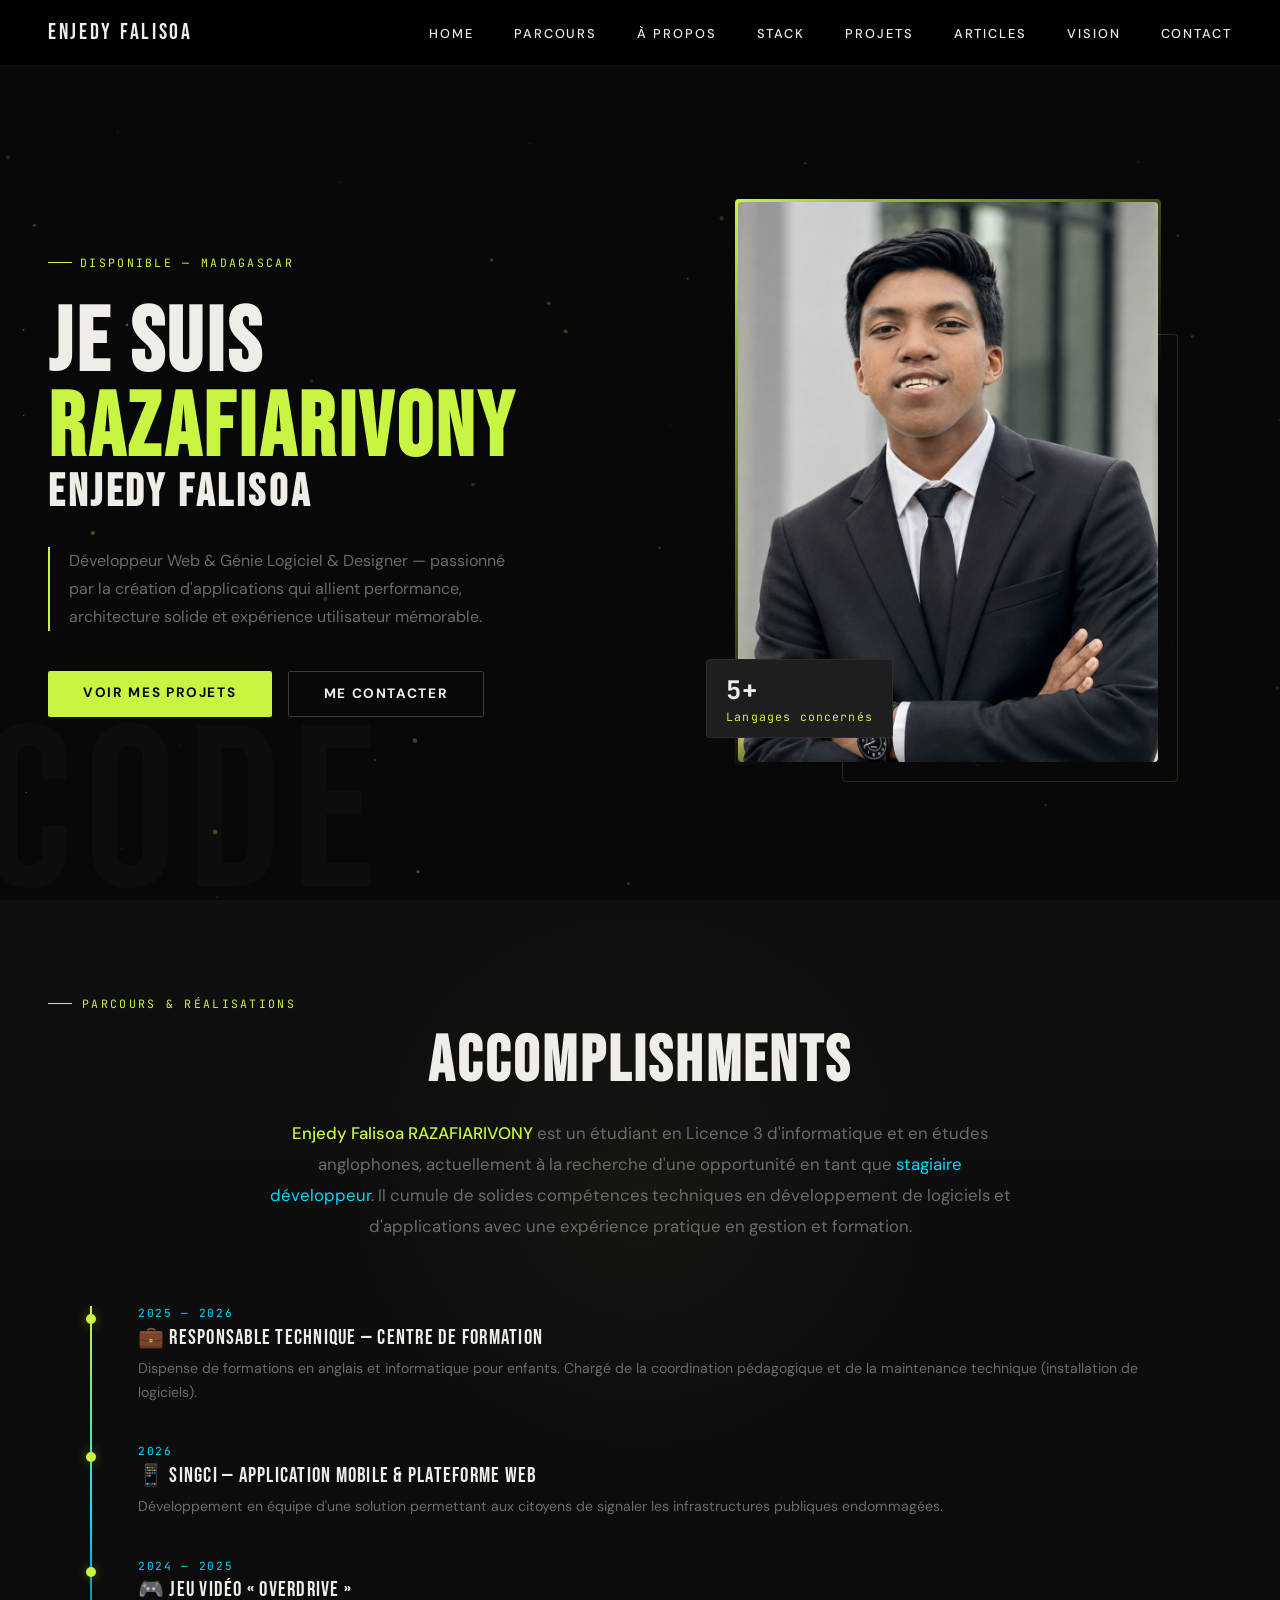
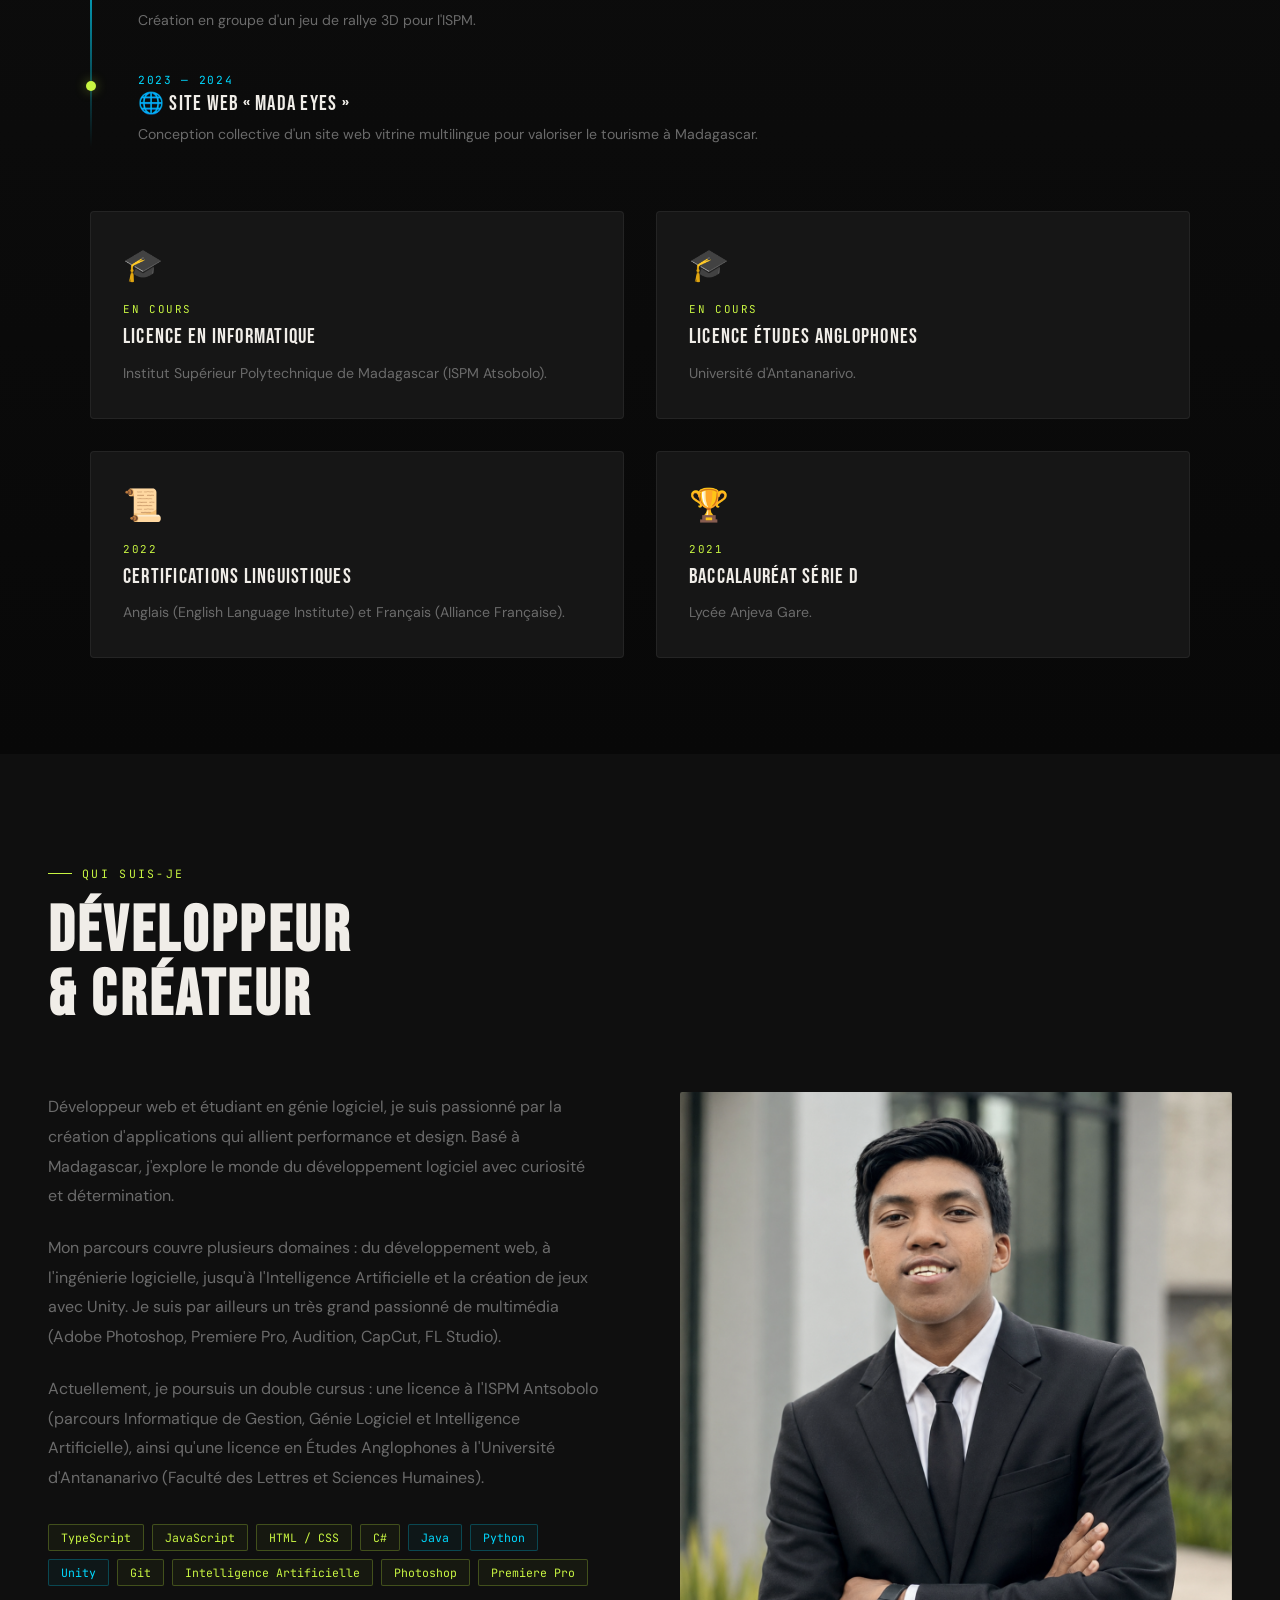
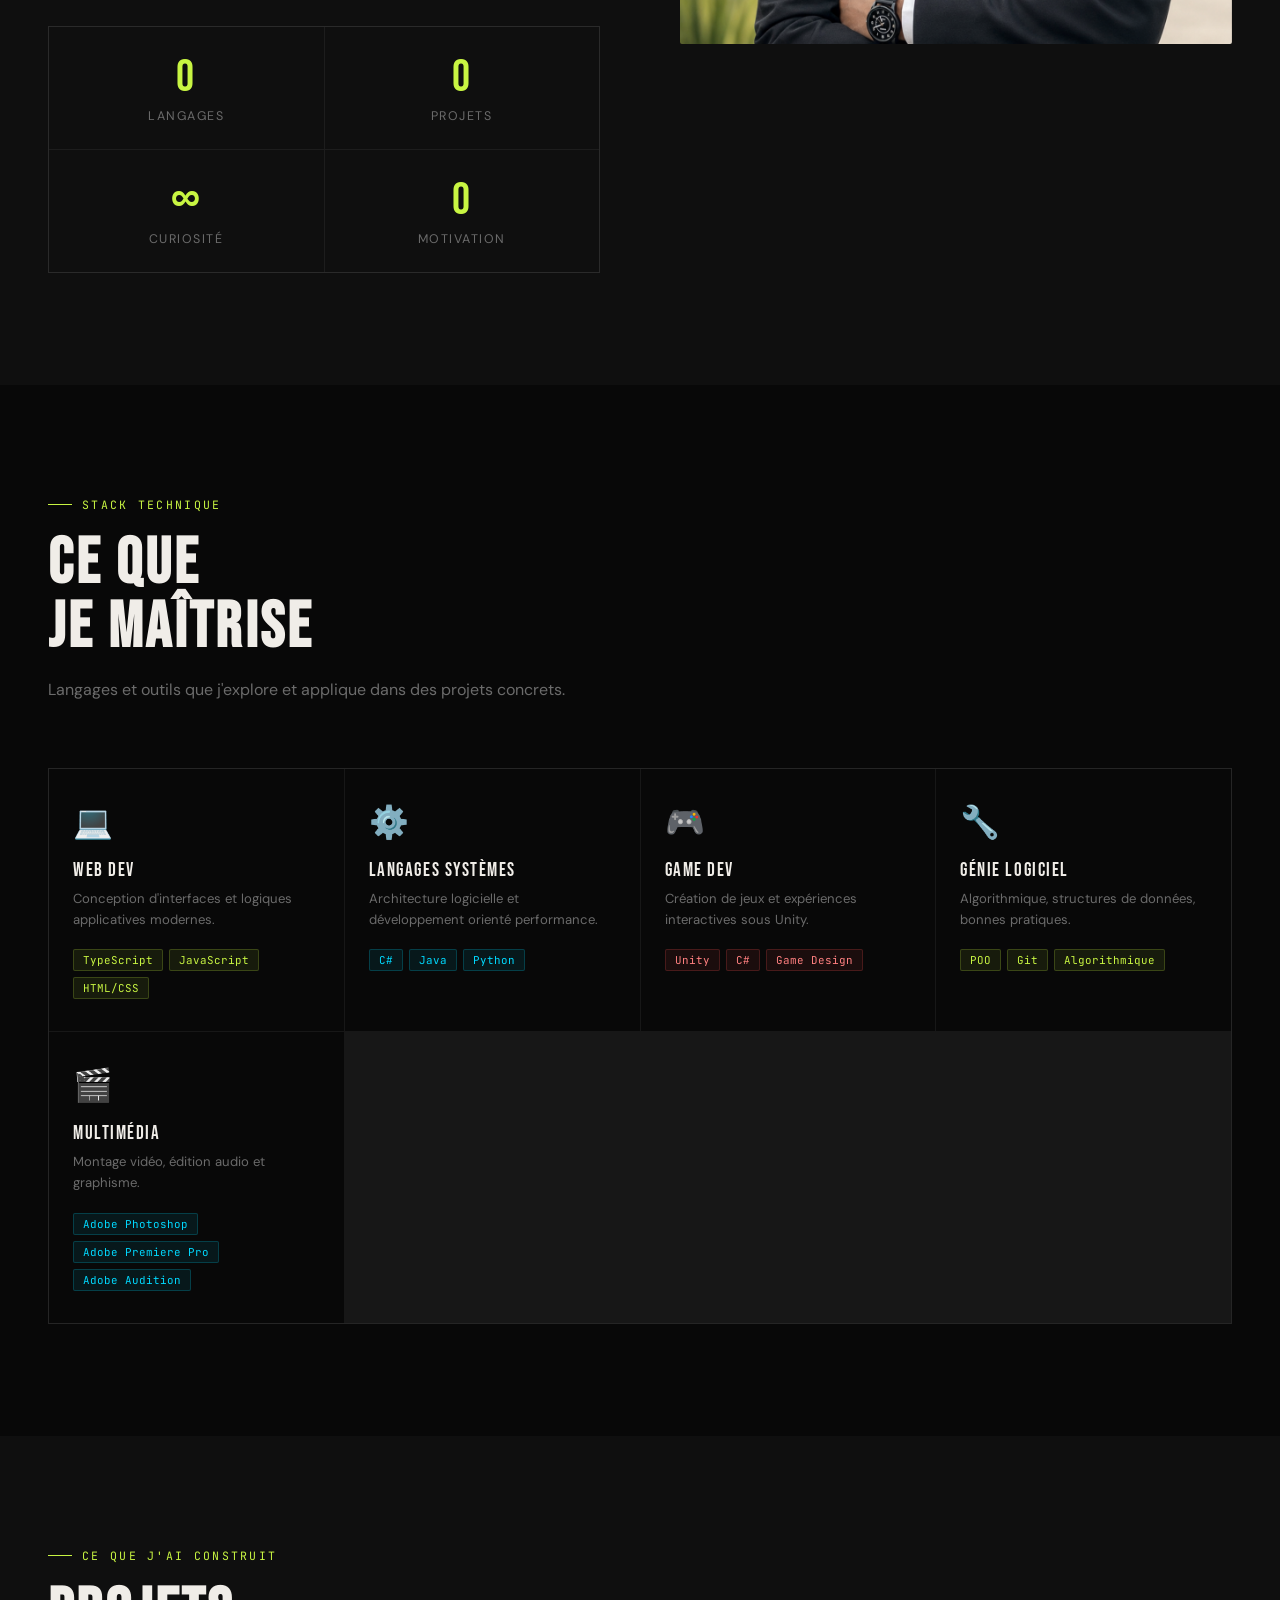
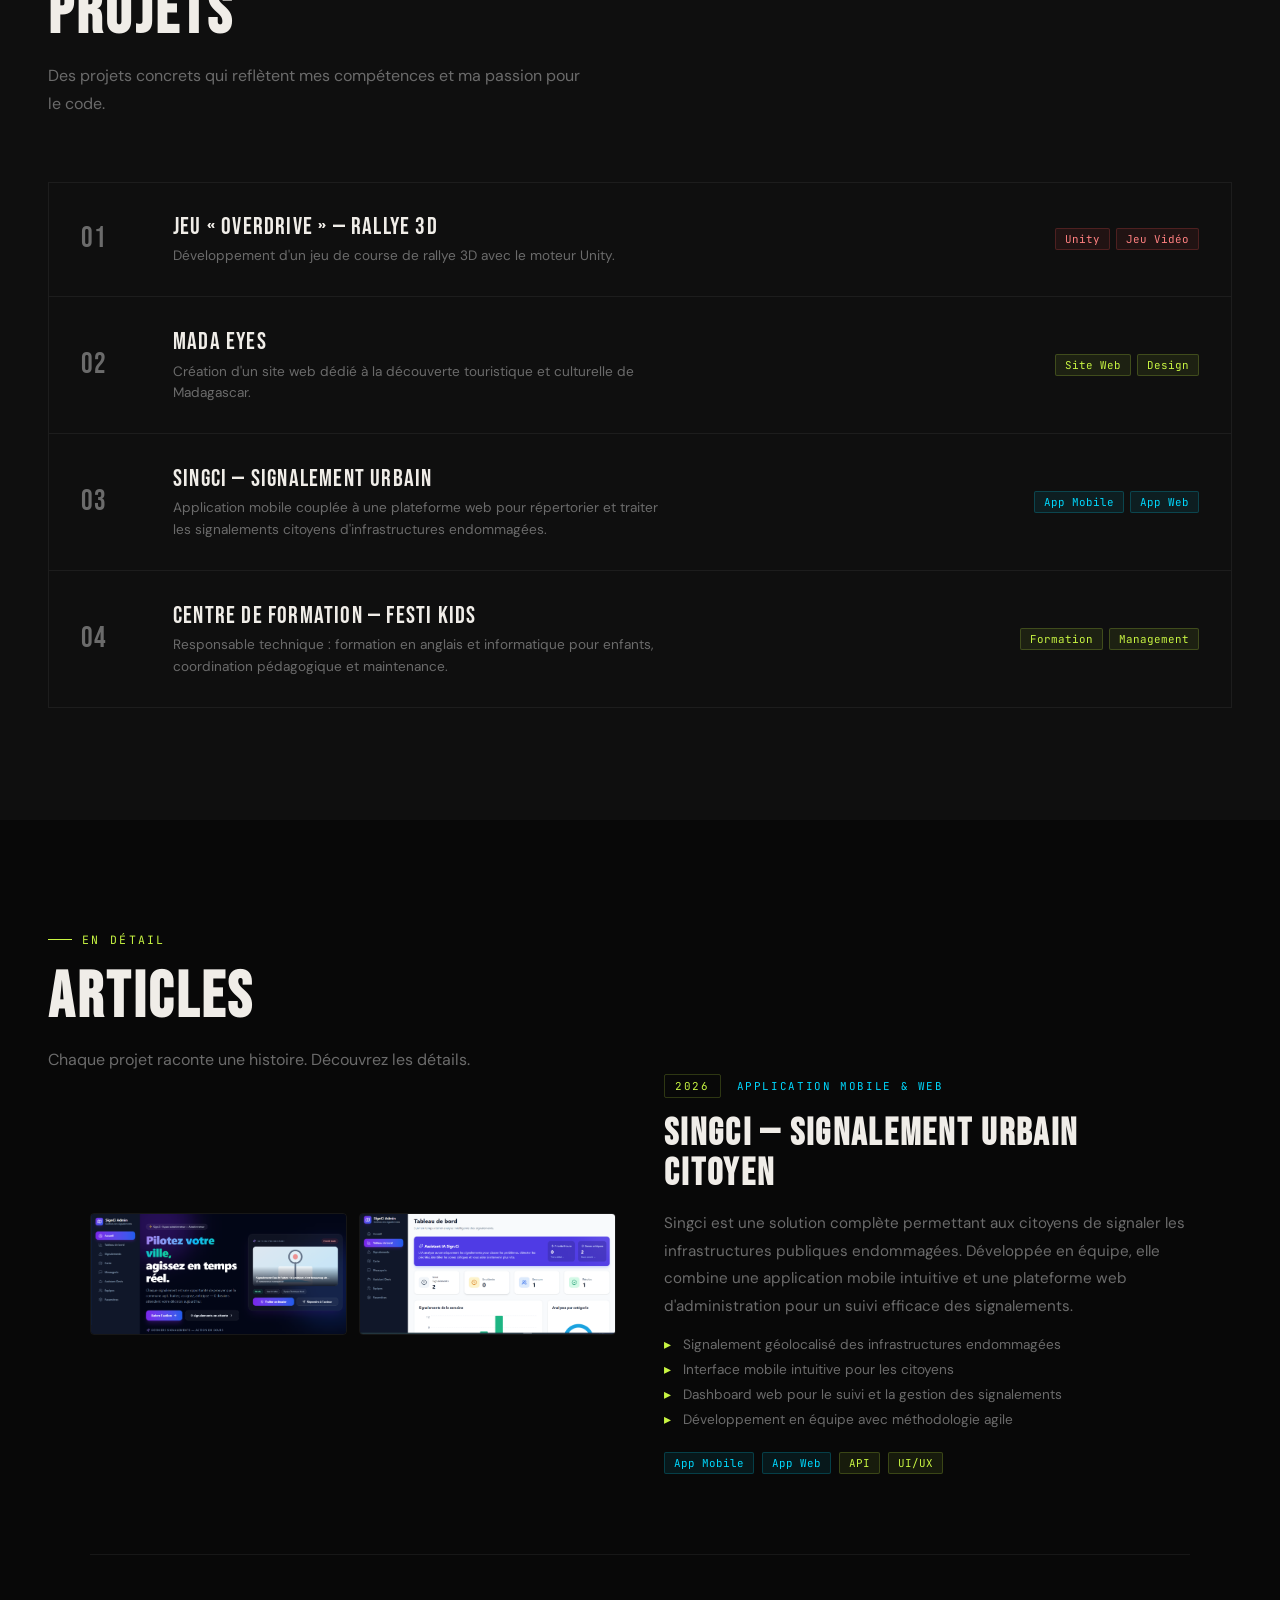
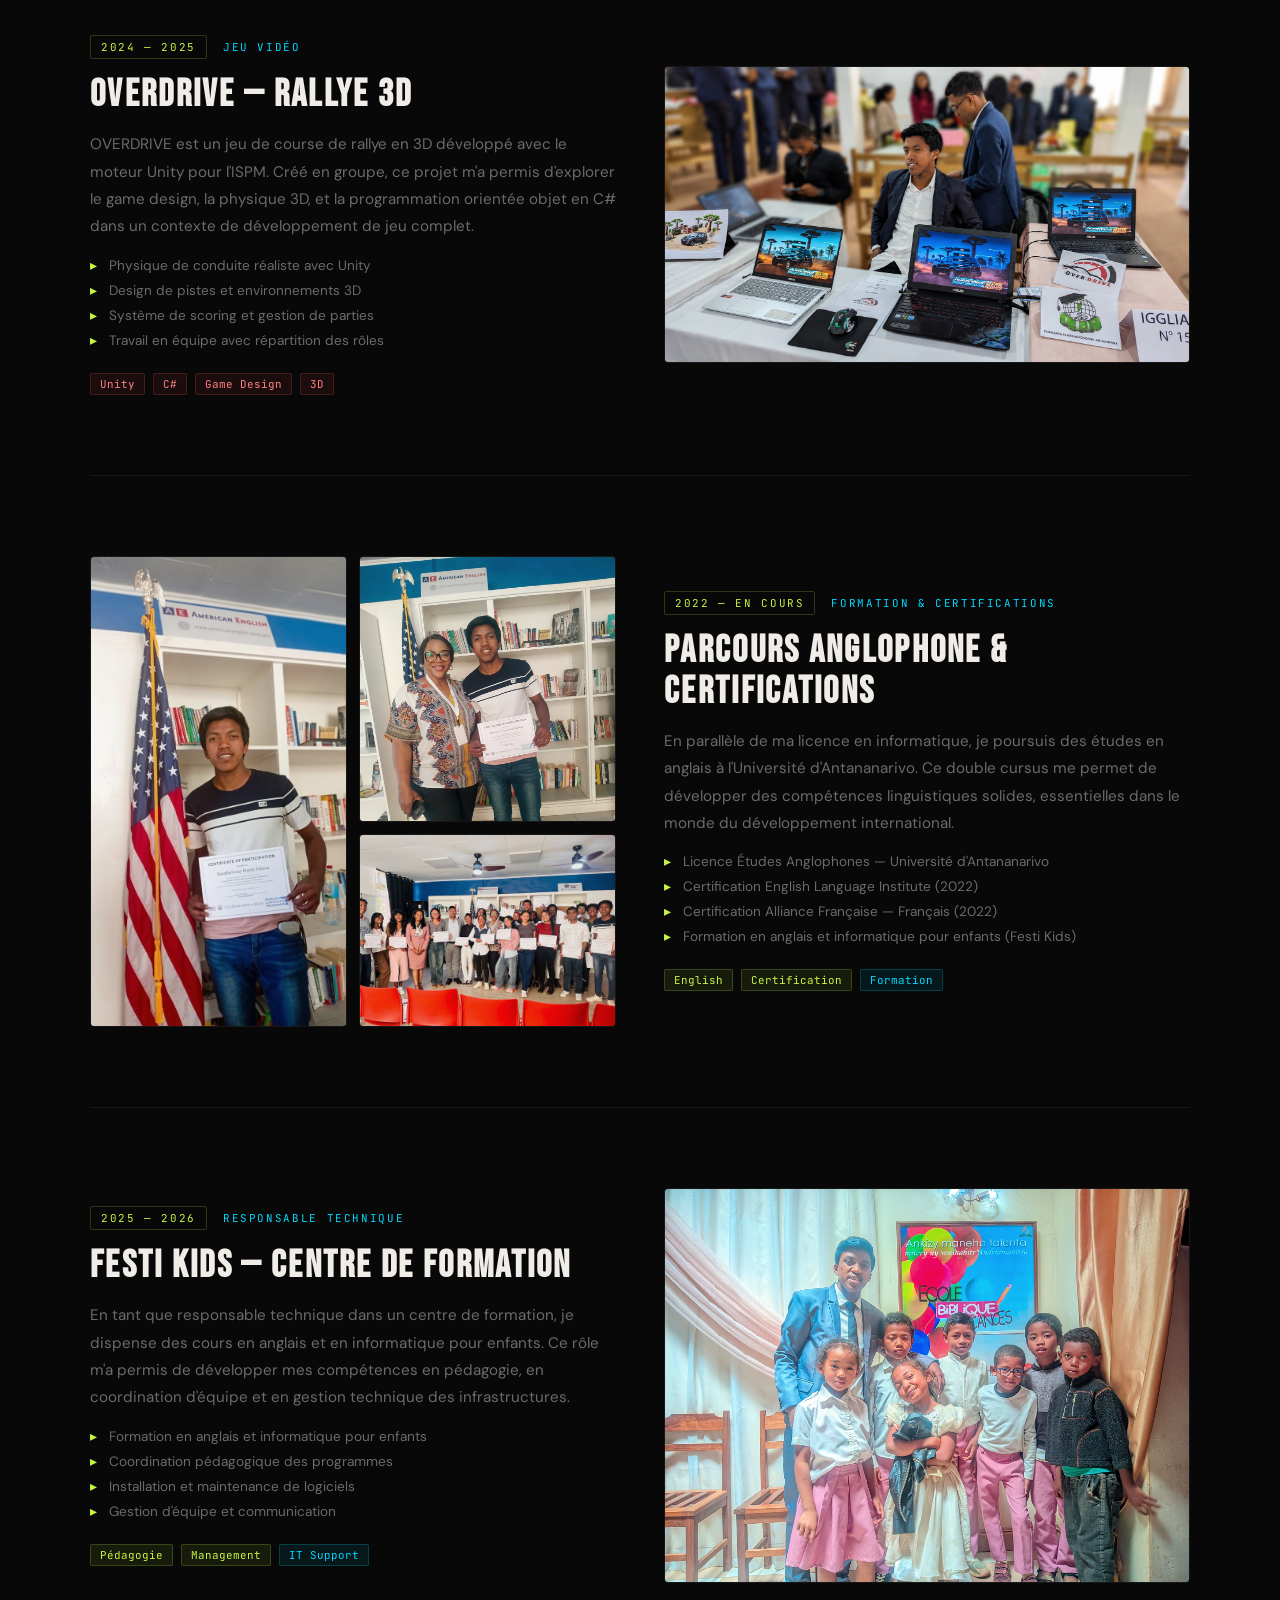
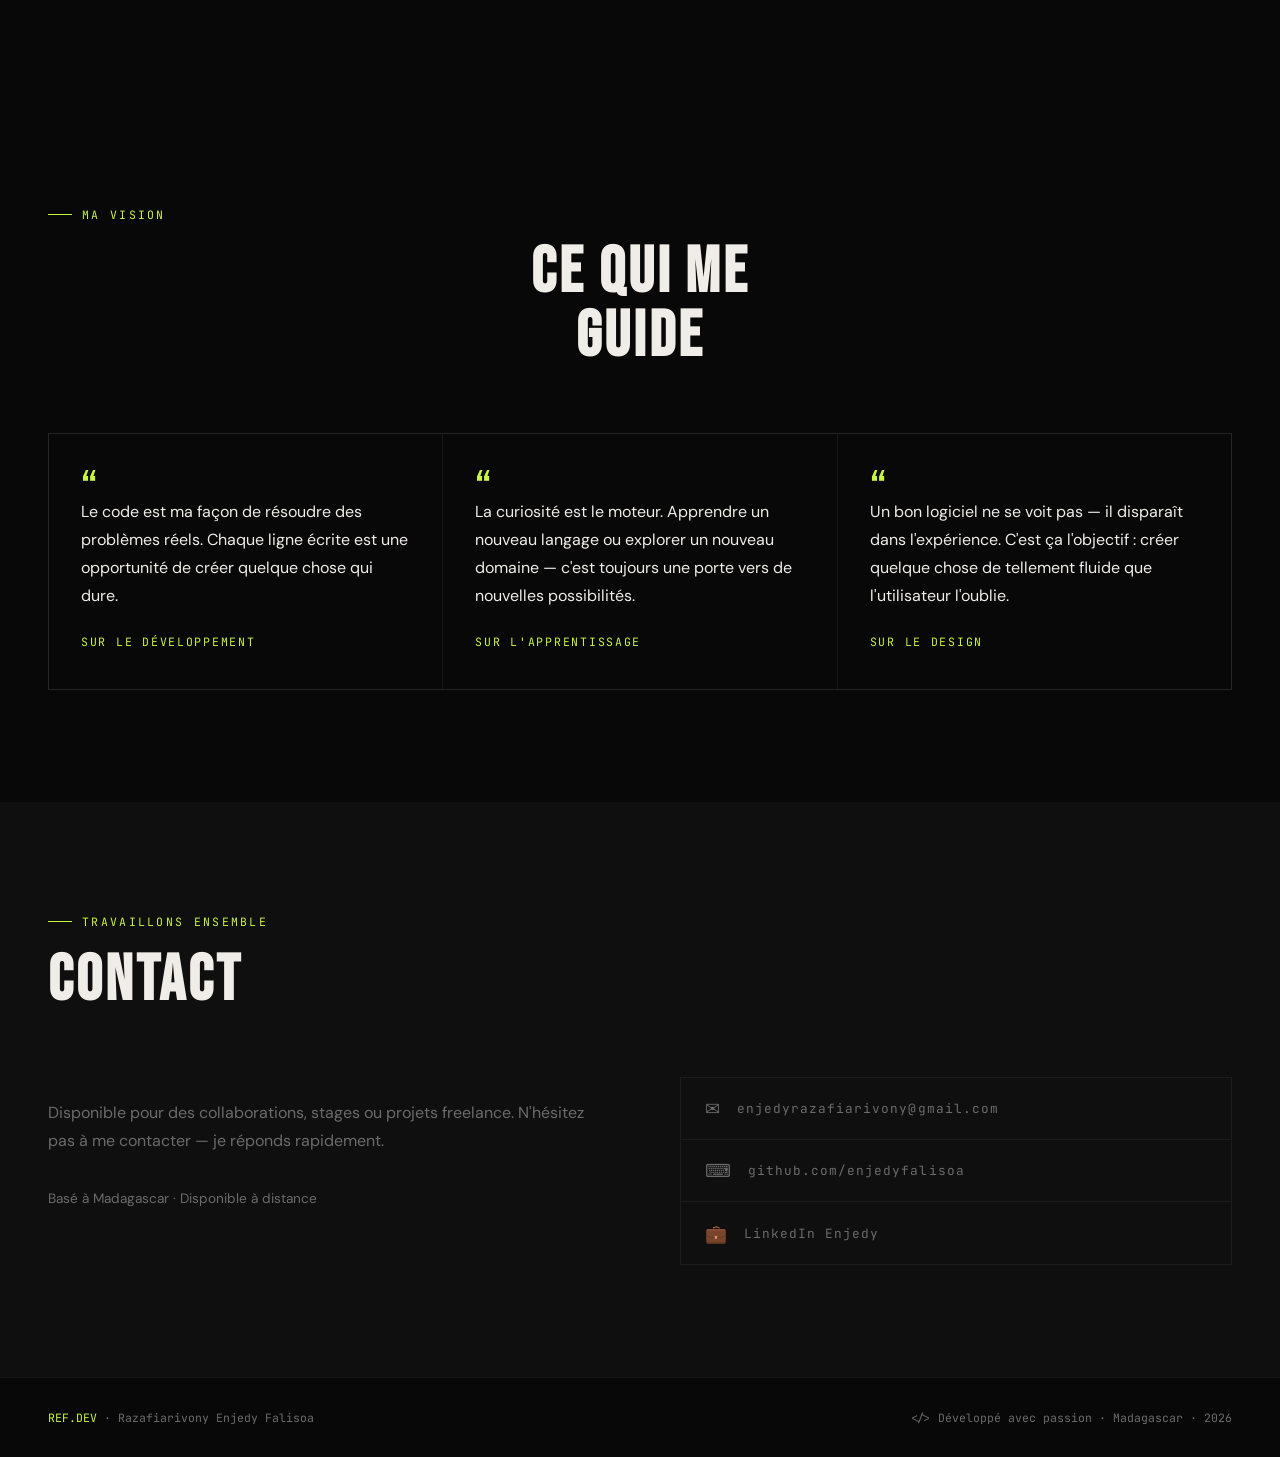
<file: index.html>
<!DOCTYPE html>
<html lang="fr">

<head>
  <meta charset="UTF-8">
  <meta name="viewport" content="width=device-width, initial-scale=1.0">
  <title>Razafiarivony Enjedy Falisoa — Portfolio</title>
  <link
    href="https://fonts.googleapis.com/css2?family=Bebas+Neue&family=DM+Sans:wght@300;400;500;700&family=JetBrains+Mono:wght@300;400;700&display=swap"
    rel="stylesheet">
  <link rel="stylesheet" href="style.css">
</head>
<body>
  <!-- NAV -->
  <nav>
    <div class="nav-logo">Enjedy Falisoa</div>
    <ul class="nav-links">
      <li><a href="#home">Home</a></li>
      <li><a href="#accomplishments">Parcours</a></li>
      <li><a href="#about">À propos</a></li>
      <li><a href="#skills">Stack</a></li>
      <li><a href="#projects">Projets</a></li>
      <li><a href="#articles">Articles</a></li>
      <li><a href="#quotes">Vision</a></li>
      <li><a href="#contact">Contact</a></li>
    </ul>
    <div class="nav-burger">
      <span></span>
      <span></span>
      <span></span>
    </div>
  </nav>

  <!-- HERO -->
  <section id="home">
    <div class="hero-bg-text">code</div>

    <div class="hero-left">
      <div class="hero-eyebrow">Disponible — Madagascar</div>
      <h1>
        Je suis <br>
        <span class="name-line">Razafiarivony</span>
        <span class="name-line2">Enjedy Falisoa</span></h1>
      <p class="hero-sub">
        Développeur Web &amp; Génie Logiciel &amp; Designer —
        passionné par la création d'applications qui allient
        performance, architecture solide et expérience utilisateur mémorable.
      </p>
      <div class="hero-cta">
        <a class="btn-primary" href="#projects">Voir mes projets</a>
        <a class="btn-outline" href="#contact">Me contacter</a>
      </div>
    </div>

    <div class="hero-right">
      <div class="hero-img-wrap">
        <img src="cvb.png" alt="Razafiarivony Enjedy Falisoa">
        <div class="hero-badge">
          <span class="num">5+</span>
          Langages concernés
        </div>
      </div>
    </div>
  </section>

  <!-- ACCOMPLISHMENTS -->
  <section id="accomplishments">
    <div class="accomplish-header reveal">
      <div class="section-eyebrow">Parcours &amp; Réalisations</div>
      <h2 class="section-title">Accomplishments</h2>
      <p class="accomplish-intro">
        <strong>Enjedy Falisoa RAZAFIARIVONY</strong> est un étudiant en Licence 3 d'informatique et en études anglophones,
        actuellement à la recherche d'une opportunité en tant que <em>stagiaire développeur</em>.
        Il cumule de solides compétences techniques en développement de logiciels et d'applications
        avec une expérience pratique en gestion et formation.
      </p>
    </div>

    <!-- Timeline -->
    <div class="accomplish-timeline reveal">
      <div class="timeline-item reveal reveal-delay-1">
        <div class="timeline-year">2025 — 2026</div>
        <div class="timeline-title">💼 Responsable technique — Centre de formation</div>
        <div class="timeline-desc">
          Dispense de formations en anglais et informatique pour enfants.
          Chargé de la coordination pédagogique et de la maintenance technique (installation de logiciels).
        </div>
      </div>
      <div class="timeline-item reveal reveal-delay-2">
        <div class="timeline-year">2026</div>
        <div class="timeline-title">📱 Singci — Application mobile &amp; plateforme web</div>
        <div class="timeline-desc">
          Développement en équipe d'une solution permettant aux citoyens de signaler les infrastructures publiques endommagées.
        </div>
      </div>
      <div class="timeline-item reveal reveal-delay-3">
        <div class="timeline-year">2024 — 2025</div>
        <div class="timeline-title">🎮 Jeu vidéo « OVERDRIVE »</div>
        <div class="timeline-desc">
          Création en groupe d'un jeu de rallye 3D pour l'ISPM.
        </div>
      </div>
      <div class="timeline-item reveal reveal-delay-4">
        <div class="timeline-year">2023 — 2024</div>
        <div class="timeline-title">🌐 Site web « Mada Eyes »</div>
        <div class="timeline-desc">
          Conception collective d'un site web vitrine multilingue pour valoriser le tourisme à Madagascar.
        </div>
      </div>
    </div>

    <!-- Formation Cards -->
    <div class="accomplish-grid reveal" style="margin-top:4rem;">
      <div class="accomplish-card">
        <span class="accomplish-card-icon">🎓</span>
        <div class="accomplish-card-year">En cours</div>
        <div class="accomplish-card-title">Licence en Informatique</div>
        <div class="accomplish-card-desc">
          Institut Supérieur Polytechnique de Madagascar (ISPM Atsobolo).
        </div>
      </div>
      <div class="accomplish-card">
        <span class="accomplish-card-icon">🎓</span>
        <div class="accomplish-card-year">En cours</div>
        <div class="accomplish-card-title">Licence Études Anglophones</div>
        <div class="accomplish-card-desc">
          Université d'Antananarivo.
        </div>
      </div>
      <div class="accomplish-card">
        <span class="accomplish-card-icon">📜</span>
        <div class="accomplish-card-year">2022</div>
        <div class="accomplish-card-title">Certifications Linguistiques</div>
        <div class="accomplish-card-desc">
          Anglais (English Language Institute) et Français (Alliance Française).
        </div>
      </div>
      <div class="accomplish-card">
        <span class="accomplish-card-icon">🏆</span>
        <div class="accomplish-card-year">2021</div>
        <div class="accomplish-card-title">Baccalauréat Série D</div>
        <div class="accomplish-card-desc">
          Lycée Anjeva Gare.
        </div>
      </div>
    </div>
  </section>

  <!-- ABOUT -->
  <section id="about">
    <div class="section-eyebrow">Qui suis-je</div>
    <h2 class="section-title">Développeur<br>&amp; Créateur</h2>

    <div class="about-grid">
      <div>
        <div class="about-text">
          <p>
            Développeur web et étudiant en génie logiciel, je suis passionné par la création
            d'applications qui allient performance et design. Basé à Madagascar, j'explore
            le monde du développement logiciel avec curiosité et détermination.
          </p>
          <p>
            Mon parcours couvre plusieurs domaines : du développement web, à l'ingénierie logicielle, jusqu'à
            l'Intelligence Artificielle et la création de jeux avec Unity. Je suis par ailleurs un très grand passionné
            de multimédia (Adobe Photoshop, Premiere Pro, Audition, CapCut, FL Studio).
          </p>
          <p>
            Actuellement, je poursuis un double cursus : une licence à l'ISPM Antsobolo (parcours Informatique de
            Gestion, Génie Logiciel et Intelligence Artificielle), ainsi qu'une licence en Études Anglophones à
            l'Université d'Antananarivo (Faculté des Lettres et Sciences Humaines).
          </p>
        </div>
        <div class="skills-list">
          <span class="skill-tag">TypeScript</span>
          <span class="skill-tag">JavaScript</span>
          <span class="skill-tag">HTML / CSS</span>
          <span class="skill-tag">C#</span>
          <span class="skill-tag blue">Java</span>
          <span class="skill-tag blue">Python</span>
          <span class="skill-tag blue">Unity</span>
          <span class="skill-tag">Git</span>
          <span class="skill-tag">Intelligence Artificielle</span>
          <span class="skill-tag">Photoshop</span>
          <span class="skill-tag">Premiere Pro</span>
        </div>
        <div class="about-stats">
          <div class="stat-item">
            <span class="stat-num" data-target="5+">0</span>
            <span class="stat-label">Langages</span>
          </div>
          <div class="stat-item">
            <span class="stat-num" data-target="4+">0</span>
            <span class="stat-label">Projets</span>
          </div>
          <div class="stat-item">
            <span class="stat-num" data-target="∞">∞</span>
            <span class="stat-label">Curiosité</span>
          </div>
          <div class="stat-item">
            <span class="stat-num" data-target="100%">0</span>
            <span class="stat-label">Motivation</span>
          </div>
        </div>
      </div>

      <div class="about-visual">
        <div class="about-img-frame">
          <img src="cvb.png" alt="Razafiarivony Enjedy Falisoa">
        </div>
      </div>
    </div>
  </section>

  <!-- STACK -->
  <section id="skills">
    <div class="section-eyebrow">Stack technique</div>
    <h2 class="section-title">Ce que<br>je maîtrise</h2>
    <p class="section-desc">Langages et outils que j'explore et applique dans des projets concrets.</p>

    <div class="stack-grid">
      <div class="stack-cell reveal reveal-delay-1">
        <span class="stack-icon">💻</span>
        <div class="stack-cat">Web Dev</div>
        <div class="stack-desc">Conception d'interfaces et logiques applicatives modernes.</div>
        <div class="stack-pills">
          <span class="pill">TypeScript</span>
          <span class="pill">JavaScript</span>
          <span class="pill">HTML/CSS</span>
        </div>
      </div>
      <div class="stack-cell reveal reveal-delay-2">
        <span class="stack-icon">⚙️</span>
        <div class="stack-cat">Langages Systèmes</div>
        <div class="stack-desc">Architecture logicielle et développement orienté performance.</div>
        <div class="stack-pills">
          <span class="pill blue">C#</span>
          <span class="pill blue">Java</span>
          <span class="pill blue">Python</span>
        </div>
      </div>
      <div class="stack-cell reveal reveal-delay-3">
        <span class="stack-icon">🎮</span>
        <div class="stack-cat">Game Dev</div>
        <div class="stack-desc">Création de jeux et expériences interactives sous Unity.</div>
        <div class="stack-pills">
          <span class="pill red">Unity</span>
          <span class="pill red">C#</span>
          <span class="pill red">Game Design</span>
        </div>
      </div>
      <div class="stack-cell reveal reveal-delay-4">
        <span class="stack-icon">🔧</span>
        <div class="stack-cat">Génie Logiciel</div>
        <div class="stack-desc">Algorithmique, structures de données, bonnes pratiques.</div>
        <div class="stack-pills">
          <span class="pill">POO</span>
          <span class="pill">Git</span>
          <span class="pill">Algorithmique</span>
        </div>
      </div>
      <div class="stack-cell reveal reveal-delay-5">
        <span class="stack-icon">🎬</span>
        <div class="stack-cat">Multimédia</div>
        <div class="stack-desc">Montage vidéo, édition audio et graphisme.</div>
        <div class="stack-pills">
          <span class="pill blue">Adobe Photoshop</span>
          <span class="pill blue">Adobe Premiere Pro</span>
          <span class="pill blue">Adobe Audition</span>
        </div>
      </div>
    </div>
  </section>

  <!-- PROJECTS -->
  <section id="projects">
    <div class="section-eyebrow">Ce que j'ai construit</div>
    <h2 class="section-title">Projets</h2>
    <p class="section-desc">Des projets concrets qui reflètent mes compétences et ma passion pour le code.</p>

    <div class="projects-list">
      <div class="project-row reveal reveal-delay-1">
        <div class="project-num">01</div>
        <div class="project-info">
          <div class="project-title">Jeu « Overdrive » — Rallye 3D</div>
          <div class="project-desc">Développement d'un jeu de course de rallye 3D avec le moteur Unity.</div>
        </div>
        <div class="project-tags">
          <span class="pill red">Unity</span>
          <span class="pill red">Jeu Vidéo</span>
        </div>
      </div>
      <div class="project-row reveal reveal-delay-2">
        <div class="project-num">02</div>
        <div class="project-info">
          <div class="project-title">Mada Eyes</div>
          <div class="project-desc">Création d'un site web dédié à la découverte touristique et culturelle de
            Madagascar.</div>
        </div>
        <div class="project-tags">
          <span class="pill">Site Web</span>
          <span class="pill">Design</span>
        </div>
      </div>
      <div class="project-row reveal reveal-delay-3">
        <div class="project-num">03</div>
        <div class="project-info">
          <div class="project-title">Singci — Signalement Urbain</div>
          <div class="project-desc">Application mobile couplée à une plateforme web pour
            répertorier et traiter les signalements citoyens d'infrastructures endommagées.</div>
        </div>
        <div class="project-tags">
          <span class="pill blue">App Mobile</span>
          <span class="pill blue">App Web</span>
        </div>
      </div>
      <div class="project-row reveal reveal-delay-4">
        <div class="project-num">04</div>
        <div class="project-info">
          <div class="project-title">Centre de Formation — Festi Kids</div>
          <div class="project-desc">Responsable technique : formation en anglais et informatique pour enfants,
            coordination pédagogique et maintenance.</div>
        </div>
        <div class="project-tags">
          <span class="pill">Formation</span>
          <span class="pill">Management</span>
        </div>
      </div>
    </div>
  </section>

  <!-- ARTICLES (PROJECT DETAIL) -->
  <section class="articles-section" id="articles">
    <div class="section-eyebrow">En détail</div>
    <h2 class="section-title">Articles</h2>
    <p class="section-desc">Chaque projet raconte une histoire. Découvrez les détails.</p>

    <!-- Singci -->
    <div class="article-card reveal">
      <div class="article-images double">
        <div class="article-img">
          <img src="article/Singci/singci.png" alt="Singci - Application mobile">
          <div class="article-img-overlay"><span>Application Mobile</span></div>
        </div>
        <div class="article-img">
          <img src="article/Singci/singci1.png" alt="Singci - Plateforme web">
          <div class="article-img-overlay"><span>Plateforme Web</span></div>
        </div>
      </div>
      <div class="article-content">
        <div class="article-meta">
          <span class="article-year">2026</span>
          <span class="article-type">Application Mobile &amp; Web</span>
        </div>
        <h3 class="article-title">Singci — Signalement Urbain Citoyen</h3>
        <p class="article-desc">
          Singci est une solution complète permettant aux citoyens de signaler les infrastructures publiques
          endommagées. Développée en équipe, elle combine une application mobile intuitive et une plateforme web
          d'administration pour un suivi efficace des signalements.
        </p>
        <ul class="article-features">
          <li>Signalement géolocalisé des infrastructures endommagées</li>
          <li>Interface mobile intuitive pour les citoyens</li>
          <li>Dashboard web pour le suivi et la gestion des signalements</li>
          <li>Développement en équipe avec méthodologie agile</li>
        </ul>
        <div class="article-tech">
          <span class="pill blue">App Mobile</span>
          <span class="pill blue">App Web</span>
          <span class="pill">API</span>
          <span class="pill">UI/UX</span>
        </div>
      </div>
    </div>

    <!-- Overdrive -->
    <div class="article-card reverse reveal">
      <div class="article-images single">
        <div class="article-img">
          <img src="article/overdrive/image.png" alt="Overdrive - Jeu de rallye 3D">
          <div class="article-img-overlay"><span>Unity 3D</span></div>
        </div>
      </div>
      <div class="article-content">
        <div class="article-meta">
          <span class="article-year">2024 — 2025</span>
          <span class="article-type">Jeu Vidéo</span>
        </div>
        <h3 class="article-title">OVERDRIVE — Rallye 3D</h3>
        <p class="article-desc">
          OVERDRIVE est un jeu de course de rallye en 3D développé avec le moteur Unity pour l'ISPM.
          Créé en groupe, ce projet m'a permis d'explorer le game design, la physique 3D, et la
          programmation orientée objet en C# dans un contexte de développement de jeu complet.
        </p>
        <ul class="article-features">
          <li>Physique de conduite réaliste avec Unity</li>
          <li>Design de pistes et environnements 3D</li>
          <li>Système de scoring et gestion de parties</li>
          <li>Travail en équipe avec répartition des rôles</li>
        </ul>
        <div class="article-tech">
          <span class="pill red">Unity</span>
          <span class="pill red">C#</span>
          <span class="pill red">Game Design</span>
          <span class="pill red">3D</span>
        </div>
      </div>
    </div>

    <!-- English -->
    <div class="article-card reveal">
      <div class="article-images triple">
        <div class="article-img">
          <img src="article/english/image3.jpeg" alt="Formation en anglais">
          <div class="article-img-overlay"><span>Anglais</span></div>
        </div>
        <div class="article-img">
          <img src="article/english/image4.jpeg" alt="Cours d'anglais">
          <div class="article-img-overlay"><span>Certification</span></div>
        </div>
        <div class="article-img">
          <img src="article/english/image5.jpg" alt="Atelier d'anglais">
          <div class="article-img-overlay"><span>Pratique</span></div>
        </div>
      </div>
      <div class="article-content">
        <div class="article-meta">
          <span class="article-year">2022 — En cours</span>
          <span class="article-type">Formation &amp; Certifications</span>
        </div>
        <h3 class="article-title">Parcours Anglophone &amp; Certifications</h3>
        <p class="article-desc">
          En parallèle de ma licence en informatique, je poursuis des études en anglais à l'Université
          d'Antananarivo. Ce double cursus me permet de développer des compétences linguistiques solides,
          essentielles dans le monde du développement international.
        </p>
        <ul class="article-features">
          <li>Licence Études Anglophones — Université d'Antananarivo</li>
          <li>Certification English Language Institute (2022)</li>
          <li>Certification Alliance Française — Français (2022)</li>
          <li>Formation en anglais et informatique pour enfants (Festi Kids)</li>
        </ul>
        <div class="article-tech">
          <span class="pill">English</span>
          <span class="pill">Certification</span>
          <span class="pill blue">Formation</span>
        </div>
      </div>
    </div>

    <!-- Festi Kids -->
    <div class="article-card reverse reveal">
      <div class="article-images single">
        <div class="article-img">
          <img src="article/festi_kids/image2.jpg" alt="Festi Kids - Centre de formation">
          <div class="article-img-overlay"><span>Formation</span></div>
        </div>
      </div>
      <div class="article-content">
        <div class="article-meta">
          <span class="article-year">2025 — 2026</span>
          <span class="article-type">Responsable Technique</span>
        </div>
        <h3 class="article-title">Festi Kids — Centre de Formation</h3>
        <p class="article-desc">
          En tant que responsable technique dans un centre de formation, je dispense des cours en anglais
          et en informatique pour enfants. Ce rôle m'a permis de développer mes compétences en pédagogie,
          en coordination d'équipe et en gestion technique des infrastructures.
        </p>
        <ul class="article-features">
          <li>Formation en anglais et informatique pour enfants</li>
          <li>Coordination pédagogique des programmes</li>
          <li>Installation et maintenance de logiciels</li>
          <li>Gestion d'équipe et communication</li>
        </ul>
        <div class="article-tech">
          <span class="pill">Pédagogie</span>
          <span class="pill">Management</span>
          <span class="pill blue">IT Support</span>
        </div>
      </div>
    </div>
  </section>

  <!-- QUOTES / VISION -->
  <section id="quotes">
    <div class="section-eyebrow">Ma vision</div>
    <h2 class="section-title">Ce qui me<br>guide</h2>

    <div class="quotes-grid">
      <div class="quote-card reveal reveal-delay-1">
        <div class="quote-text">
          Le code est ma façon de résoudre des problèmes réels. Chaque ligne écrite est une opportunité de créer quelque
          chose qui dure.
        </div>
        <div class="quote-author">Sur le développement</div>
      </div>
      <div class="quote-card reveal reveal-delay-2">
        <div class="quote-text">
          La curiosité est le moteur. Apprendre un nouveau langage ou explorer un nouveau domaine — c'est toujours une
          porte vers de nouvelles possibilités.
        </div>
        <div class="quote-author">Sur l'apprentissage</div>
      </div>
      <div class="quote-card reveal reveal-delay-3">
        <div class="quote-text">
          Un bon logiciel ne se voit pas — il disparaît dans l'expérience. C'est ça l'objectif : créer quelque chose de
          tellement fluide que l'utilisateur l'oublie.
        </div>
        <div class="quote-author">Sur le design</div>
      </div>
    </div>
  </section>

  <!-- CONTACT -->
  <section id="contact">
    <div class="section-eyebrow">Travaillons ensemble</div>
    <h2 class="section-title">Contact</h2>

    <div class="contact-grid">
      <div class="contact-info">
        <p>
          Disponible pour des collaborations, stages ou projets freelance.
          N'hésitez pas à me contacter — je réponds rapidement.
        </p>
        <p style="color:var(--muted);font-size:0.85rem;">
          Basé à Madagascar · Disponible à distance
        </p>
      </div>
      <div>
        <div class="contact-links">
          <a href="mailto:enjedyrazafiarivony@gmail.com" class="contact-link">
            <span class="link-icon">✉</span>
            enjedyrazafiarivony@gmail.com
            <span class="link-arrow">→</span>
          </a>
          <a href="https://github.com" target="_blank" class="contact-link">
            <span class="link-icon">⌨</span>
            github.com/enjedyfalisoa
            <span class="link-arrow">→</span>
          </a>
          <a href="https://linkedin.com" target="_blank" class="contact-link">
            <span class="link-icon">💼</span>
            LinkedIn Enjedy
            <span class="link-arrow">→</span>
          </a>
        </div>
      </div>
    </div>
  </section>

  <footer>
    <span>
      <span class="footer-accent">REF.DEV</span> · Razafiarivony Enjedy Falisoa
    </span>
    <span>
      &lt;/&gt; Développé avec passion · Madagascar · 2026
    </span>
  </footer>

  <script src="main.js"></script>
</body>

</html>
</file>
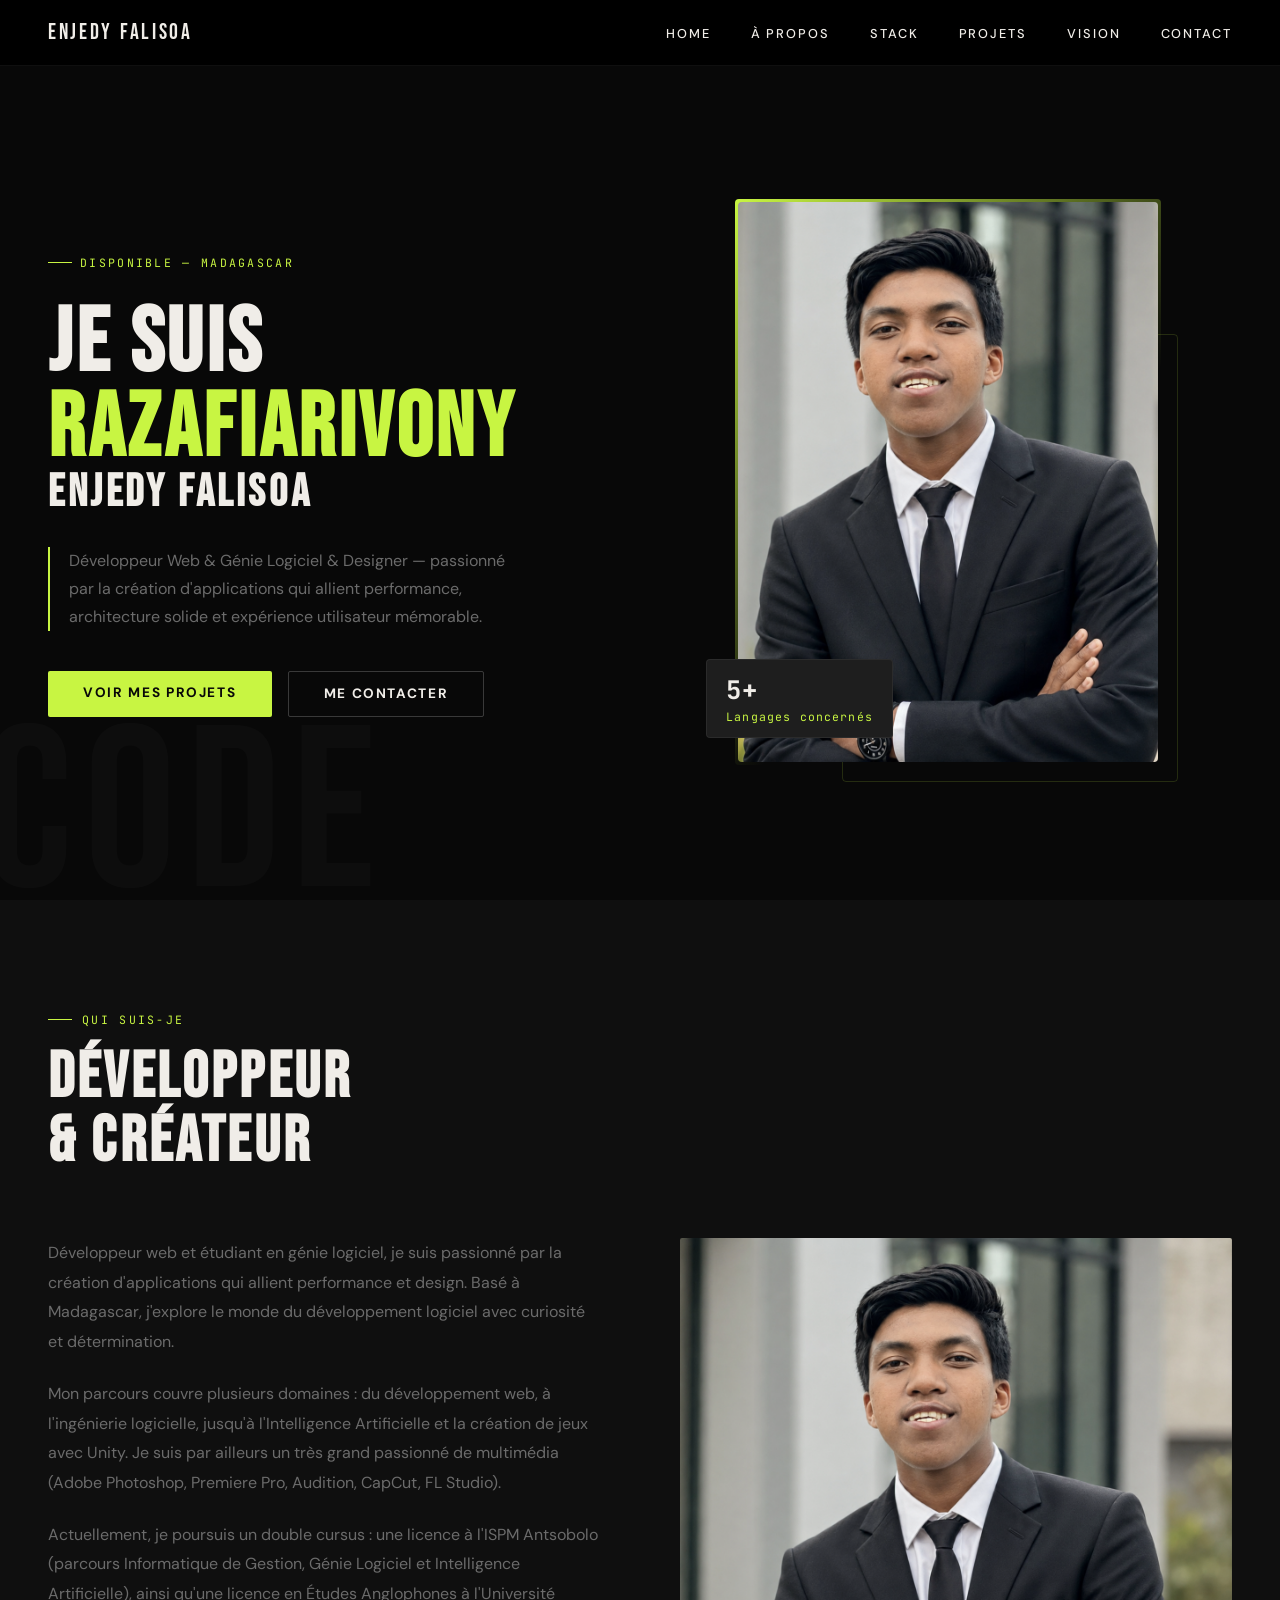
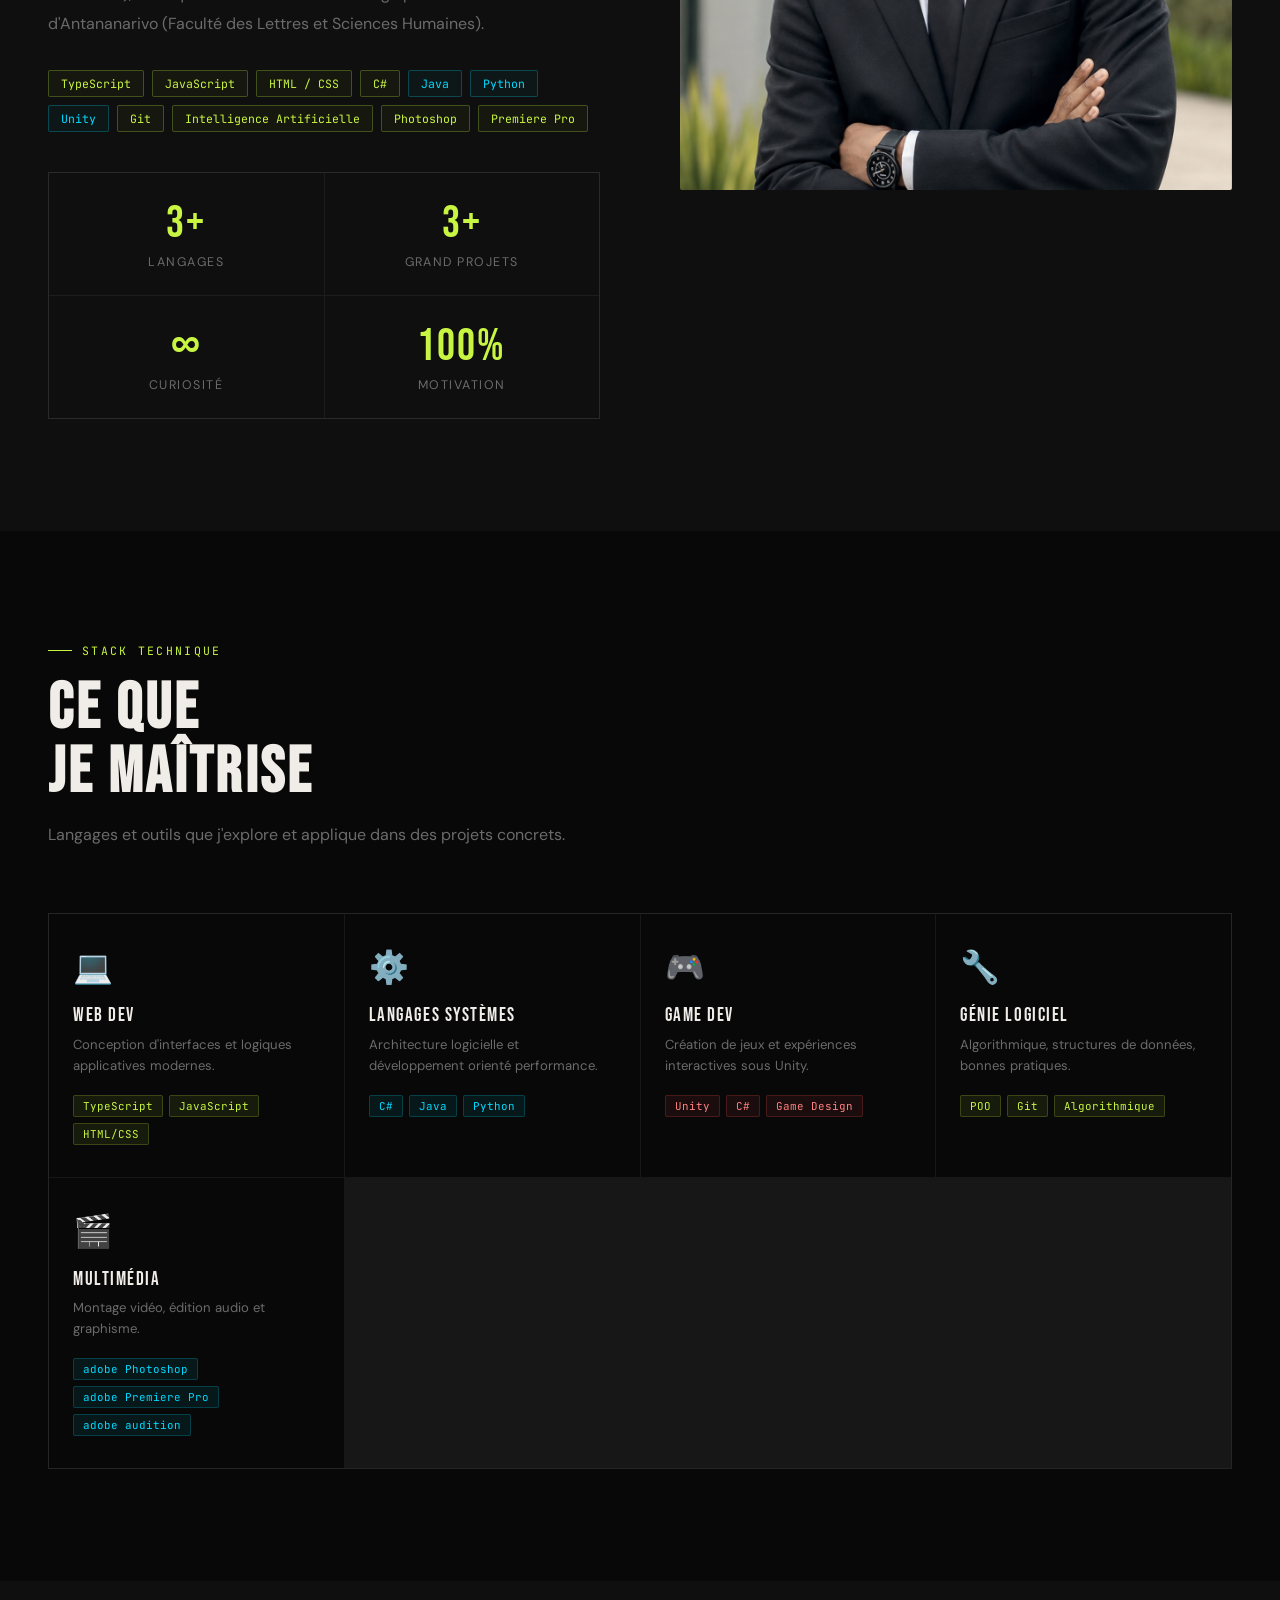
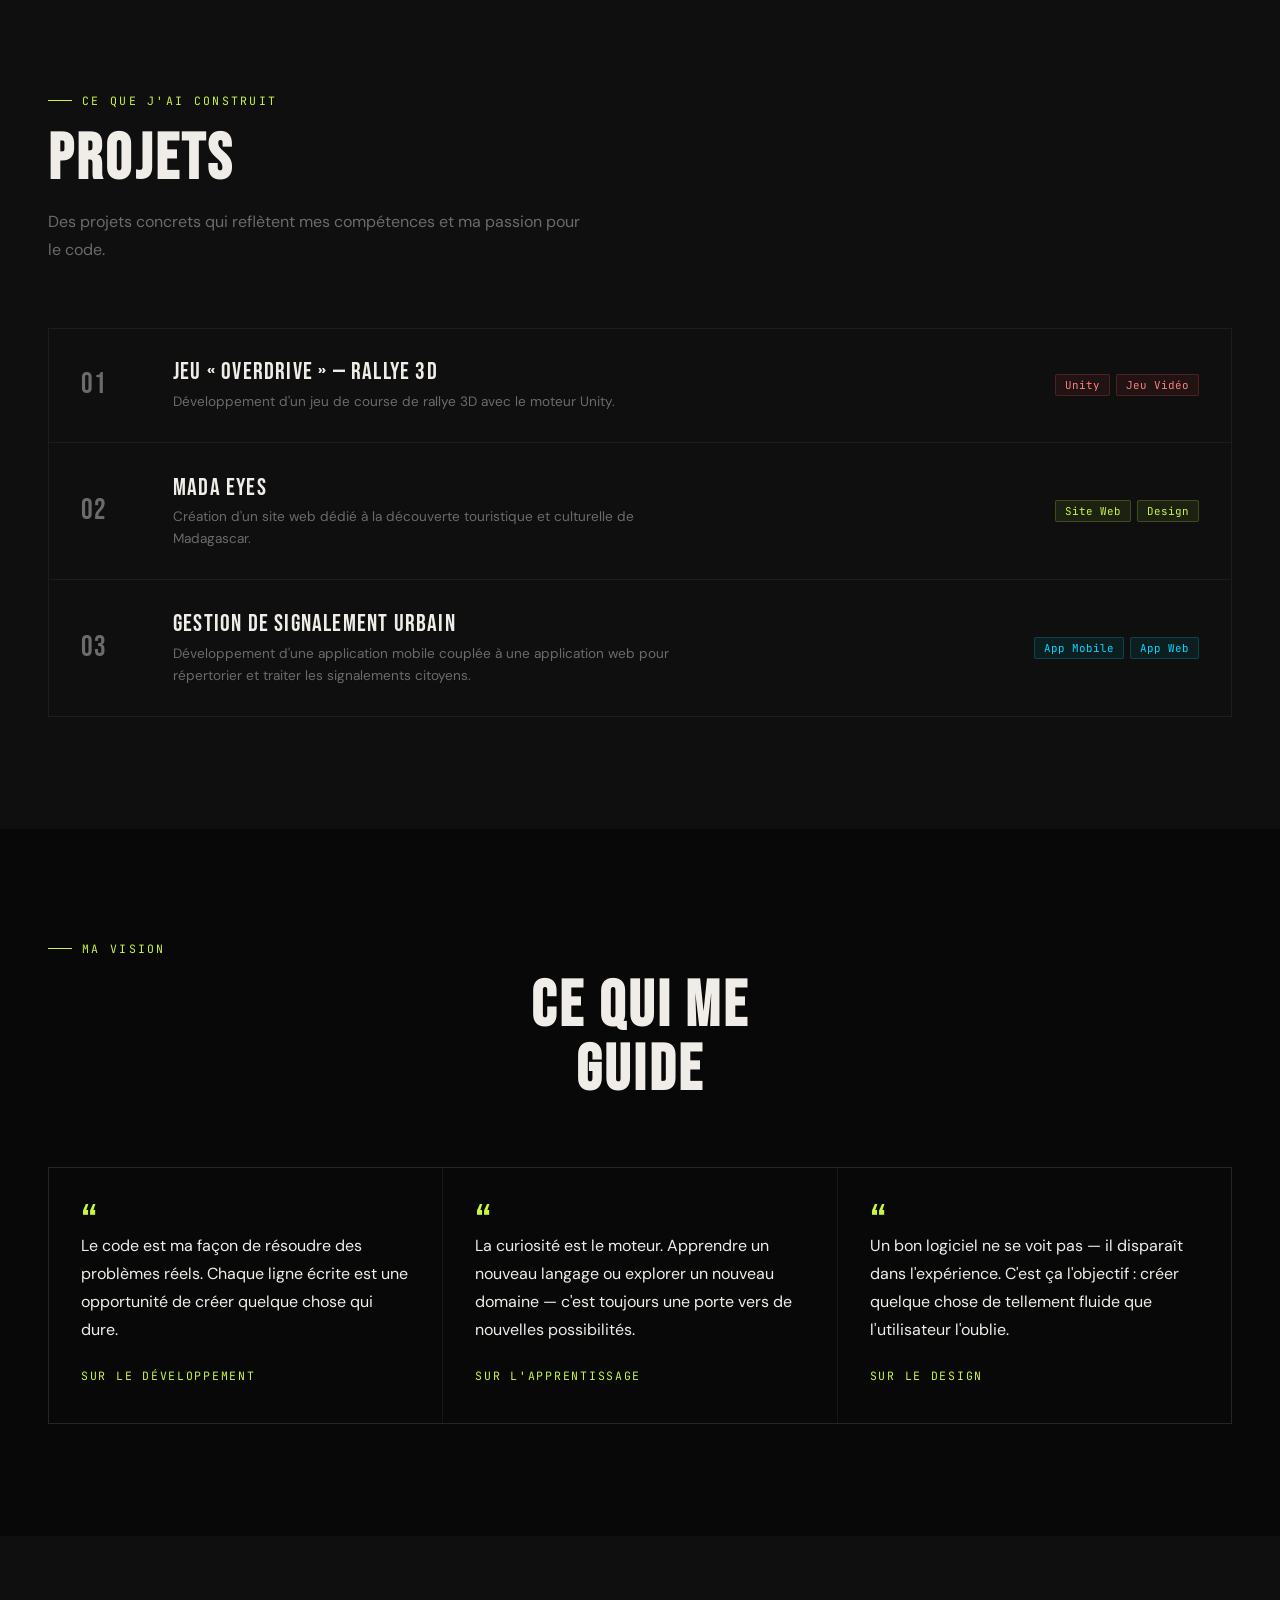
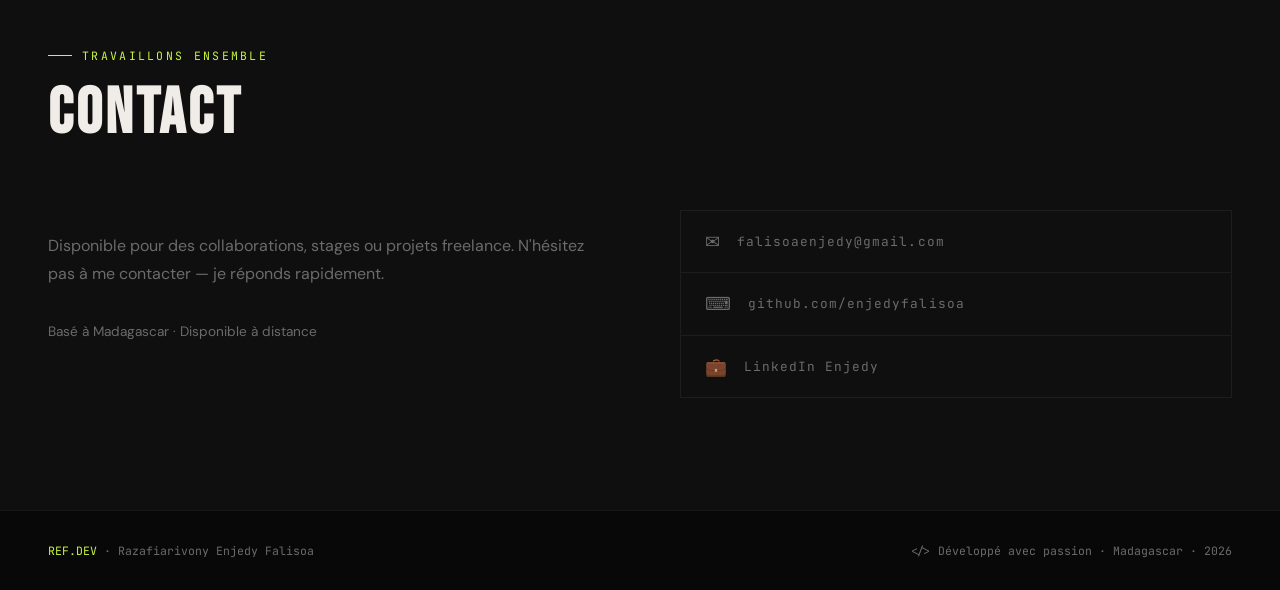
<file: portfolio.html>
<!DOCTYPE html>
<html lang="fr">

<head>
  <meta charset="UTF-8">
  <meta name="viewport" content="width=device-width, initial-scale=1.0">
  <title>Razafiarivony Enjedy Falisoa — Portfolio</title>
  <link
    href="https://fonts.googleapis.com/css2?family=Bebas+Neue&family=DM+Sans:wght@300;400;500;700&family=JetBrains+Mono:wght@300;400;700&display=swap"
    rel="stylesheet">
  <link rel="stylesheet" href="style.css">

</head>

<body>

  <!-- NAV -->
  <nav>
    <div class="nav-logo">Enjedy Falisoa</div>
    <ul class="nav-links">
      <li><a href="#home">Home</a></li>
      <li><a href="#about">À propos</a></li>
      <li><a href="#skills">Stack</a></li>
      <li><a href="#projects">Projets</a></li>
      <li><a href="#quotes">Vision</a></li>
      <li><a href="#contact">Contact</a></li>
    </ul>
  </nav>

  <!-- HERO -->
  <section id="home">
    <div class="hero-bg-text">code</div>

    <div class="hero-left">
      <div class="hero-eyebrow">Disponible — Madagascar</div>
      <h1>
        Je suis <br>
        <span class="name-line">Razafiarivony</span>
        <span class="name-line2">Enjedy Falisoa</span></h1>
      <p class="hero-sub">
        Développeur Web &amp; Génie Logiciel &amp; Designer —
        passionné par la création d'applications qui allient
        performance, architecture solide et expérience utilisateur mémorable.
      </p>
      <div class="hero-cta">
        <a class="btn-primary" href="#projects">Voir mes projets</a>
        <a class="btn-outline" href="#contact">Me contacter</a>
      </div>
    </div>

    <div class="hero-right">
      <div class="hero-img-wrap">
        <img src="cvb.png" alt="Razafiarivony Enjedy Falisoa">
        <div class="hero-badge">
          <span class="num">5+</span>
          Langages concernés
        </div>
      </div>
    </div>
  </section>

  <!-- ABOUT -->
  <section id="about">
    <div class="section-eyebrow">Qui suis-je</div>
    <h2 class="section-title">Développeur<br>&amp; Créateur</h2>

    <div class="about-grid">
      <div>
        <div class="about-text">
          <p>
            Développeur web et étudiant en génie logiciel, je suis passionné par la création
            d'applications qui allient performance et design. Basé à Madagascar, j'explore
            le monde du développement logiciel avec curiosité et détermination.
          </p>
          <p>
            Mon parcours couvre plusieurs domaines : du développement web, à l'ingénierie logicielle, jusqu'à
            l'Intelligence Artificielle et la création de jeux avec Unity. Je suis par ailleurs un très grand passionné
            de multimédia (Adobe Photoshop, Premiere Pro, Audition, CapCut, FL Studio).
          </p>
          <p>
            Actuellement, je poursuis un double cursus : une licence à l'ISPM Antsobolo (parcours Informatique de
            Gestion, Génie Logiciel et Intelligence Artificielle), ainsi qu'une licence en Études Anglophones à
            l'Université d'Antananarivo (Faculté des Lettres et Sciences Humaines).
          </p>
        </div>
        <div class="skills-list">
          <span class="skill-tag">TypeScript</span>
          <span class="skill-tag">JavaScript</span>
          <span class="skill-tag">HTML / CSS</span>
          <span class="skill-tag">C#</span>
          <span class="skill-tag blue">Java</span>
          <span class="skill-tag blue">Python</span>
          <span class="skill-tag blue">Unity</span>
          <span class="skill-tag">Git</span>
          <span class="skill-tag">Intelligence Artificielle</span>
          <span class="skill-tag">Photoshop</span>
          <span class="skill-tag">Premiere Pro</span>
        </div>
        <div class="about-stats">
          <div class="stat-item">
            <span class="stat-num">3+</span>
            <span class="stat-label">Langages</span>
          </div>
          <div class="stat-item">
            <span class="stat-num">3+</span>
            <span class="stat-label">Grand Projets</span>
          </div>
          <div class="stat-item">
            <span class="stat-num">∞</span>
            <span class="stat-label">Curiosité</span>
          </div>
          <div class="stat-item">
            <span class="stat-num">100%</span>
            <span class="stat-label">Motivation</span>
          </div>
        </div>
      </div>

      <div class="about-visual">
        <div class="about-img-frame">
          <img src="cvb.png" alt="Razafiarivony Enjedy Falisoa">
        </div>
      </div>
    </div>
  </section>

  <!-- STACK -->
  <section id="skills">
    <div class="section-eyebrow">Stack technique</div>
    <h2 class="section-title">Ce que<br>je maîtrise</h2>
    <p class="section-desc">Langages et outils que j'explore et applique dans des projets concrets.</p>

    <div class="stack-grid">
      <div class="stack-cell">
        <span class="stack-icon">💻</span>
        <div class="stack-cat">Web Dev</div>
        <div class="stack-desc">Conception d'interfaces et logiques applicatives modernes.</div>
        <div class="stack-pills">
          <span class="pill">TypeScript</span>
          <span class="pill">JavaScript</span>
          <span class="pill">HTML/CSS</span>
        </div>
      </div>
      <div class="stack-cell">
        <span class="stack-icon">⚙️</span>
        <div class="stack-cat">Langages Systèmes</div>
        <div class="stack-desc">Architecture logicielle et développement orienté performance.</div>
        <div class="stack-pills">
          <span class="pill blue">C#</span>
          <span class="pill blue">Java</span>
          <span class="pill blue">Python</span>
        </div>
      </div>
      <div class="stack-cell">
        <span class="stack-icon">🎮</span>
        <div class="stack-cat">Game Dev</div>
        <div class="stack-desc">Création de jeux et expériences interactives sous Unity.</div>
        <div class="stack-pills">
          <span class="pill red">Unity</span>
          <span class="pill red">C#</span>
          <span class="pill red">Game Design</span>
        </div>
      </div>
      <div class="stack-cell">
        <span class="stack-icon">🔧</span>
        <div class="stack-cat">Génie Logiciel</div>
        <div class="stack-desc">Algorithmique, structures de données, bonnes pratiques.</div>
        <div class="stack-pills">
          <span class="pill">POO</span>
          <span class="pill">Git</span>
          <span class="pill">Algorithmique</span>
        </div>
      </div>
      <div class="stack-cell">
        <span class="stack-icon">🎬</span>
        <div class="stack-cat">Multimédia</div>
        <div class="stack-desc">Montage vidéo, édition audio et graphisme.</div>
        <div class="stack-pills">
          <span class="pill blue"> adobe Photoshop</span>
          <span class="pill blue">adobe Premiere Pro</span>
          <span class="pill blue">adobe audition</span>
        </div>
      </div>
    </div>
  </section>

  <!-- PROJECTS -->
  <section id="projects">
    <div class="section-eyebrow">Ce que j'ai construit</div>
    <h2 class="section-title">Projets</h2>
    <p class="section-desc">Des projets concrets qui reflètent mes compétences et ma passion pour le code.</p>

    <div class="projects-list">
      <div class="project-row">
        <div class="project-num">01</div>
        <div class="project-info">
          <div class="project-title">Jeu « Overdrive » — Rallye 3D</div>
          <div class="project-desc">Développement d'un jeu de course de rallye 3D avec le moteur Unity.</div>
        </div>
        <div class="project-tags">
          <span class="pill red">Unity</span>
          <span class="pill red">Jeu Vidéo</span>
        </div>
      </div>
      <div class="project-row">
        <div class="project-num">02</div>
        <div class="project-info">
          <div class="project-title">Mada Eyes</div>
          <div class="project-desc">Création d'un site web dédié à la découverte touristique et culturelle de
            Madagascar.</div>
        </div>
        <div class="project-tags">
          <span class="pill">Site Web</span>
          <span class="pill">Design</span>
        </div>
      </div>
      <div class="project-row">
        <div class="project-num">03</div>
        <div class="project-info">
          <div class="project-title">Gestion de Signalement Urbain</div>
          <div class="project-desc">Développement d'une application mobile couplée à une application web pour
            répertorier et traiter les signalements citoyens.</div>
        </div>
        <div class="project-tags">
          <span class="pill blue">App Mobile</span>
          <span class="pill blue">App Web</span>
        </div>
      </div>
    </div>
  </section>

  <!-- QUOTES / VISION -->
  <section id="quotes">
    <div class="section-eyebrow">Ma vision</div>
    <h2 class="section-title">Ce qui me<br>guide</h2>

    <div class="quotes-grid">
      <div class="quote-card">
        <div class="quote-text">
          Le code est ma façon de résoudre des problèmes réels. Chaque ligne écrite est une opportunité de créer quelque
          chose qui dure.
        </div>
        <div class="quote-author">Sur le développement</div>
      </div>
      <div class="quote-card">
        <div class="quote-text">
          La curiosité est le moteur. Apprendre un nouveau langage ou explorer un nouveau domaine — c'est toujours une
          porte vers de nouvelles possibilités.
        </div>
        <div class="quote-author">Sur l'apprentissage</div>
      </div>
      <div class="quote-card">
        <div class="quote-text">
          Un bon logiciel ne se voit pas — il disparaît dans l'expérience. C'est ça l'objectif : créer quelque chose de
          tellement fluide que l'utilisateur l'oublie.
        </div>
        <div class="quote-author">Sur le design</div>
      </div>
    </div>
  </section>

  <!-- CONTACT -->
  <section id="contact">
    <div class="section-eyebrow">Travaillons ensemble</div>
    <h2 class="section-title">Contact</h2>

    <div class="contact-grid">
      <div class="contact-info">
        <p>
          Disponible pour des collaborations, stages ou projets freelance.
          N'hésitez pas à me contacter — je réponds rapidement.
        </p>
        <p style="color:var(--muted);font-size:0.85rem;">
          Basé à Madagascar · Disponible à distance
        </p>
      </div>
      <div>
        <div class="contact-links">
          <a href="mailto:votre@email.com" class="contact-link">
            <span class="link-icon">✉</span>
            falisoaenjedy@gmail.com
            <span class="link-arrow">→</span>
          </a>
          <a href="https://github.com" target="_blank" class="contact-link">
            <span class="link-icon">⌨</span>
            github.com/enjedyfalisoa
            <span class="link-arrow">→</span>
          </a>
          <a href="https://linkedin.com" target="_blank" class="contact-link">
            <span class="link-icon">💼</span>
            LinkedIn Enjedy
            <span class="link-arrow">→</span>
          </a>
        </div>
      </div>
    </div>
  </section>

  <footer>
    <span>
      <span class="footer-accent">REF.DEV</span> · Razafiarivony Enjedy Falisoa
    </span>
    <span>
      &lt;/&gt; Développé avec passion · Madagascar · 2026
    </span>
  </footer>

</body>

</html>
</file>
<file: style.css>
*,
*::before,
*::after {
  margin: 0;
  padding: 0;
  box-sizing: border-box;
}

:root {
  --black: #080808;
  --dark: #0f0f0f;
  --dark2: #161616;
  --dark3: #1e1e1e;
  --white: #f0ede8;
  --accent: #c8f542;
  --accent2: #00d9ff;
  --muted: #6b6b6b;
  --border: rgba(255, 255, 255, 0.06);
  --red: #ff5050;
}

html {
  scroll-behavior: smooth;
}

body {
  font-family: 'DM Sans', sans-serif;
  background: var(--black);
  color: var(--white);
  overflow-x: hidden;
  cursor: default;
}

/* ─── SCROLL PROGRESS ─── */
.scroll-progress {
  position: fixed;
  top: 0;
  left: 0;
  height: 3px;
  background: linear-gradient(90deg, var(--accent), var(--accent2));
  z-index: 9999;
  width: 0%;
  transition: none;
}

/* ─── NAVIGATION ─── */
nav {
  position: fixed;
  top: 0;
  left: 0;
  right: 0;
  z-index: 200;
  display: flex;
  align-items: center;
  justify-content: space-between;
  padding: 1.2rem 3rem;
  background: oklch(0% 0 0 / 0.92);
  backdrop-filter: blur(20px);
  border-bottom: 1px solid var(--border);
  transition: padding 0.3s, background 0.3s;
}

nav.scrolled {
  padding: 0.8rem 3rem;
  background: oklch(0% 0 0 / 0.98);
}

.nav-logo {
  font-family: 'Bebas Neue', sans-serif;
  font-size: 1.4rem;
  letter-spacing: 0.12em;
  color: var(--white);
}

.nav-logo span {
  color: var(--accent);
}

.nav-links {
  display: flex;
  gap: 2.5rem;
  list-style: none;
}

.nav-links a {
  font-size: 0.8rem;
  font-weight: 500;
  color: var(--white);
  text-decoration: none;
  letter-spacing: 0.15em;
  text-transform: uppercase;
  transition: color 0.2s;
  position: relative;
}

.nav-links a::after {
  content: '';
  position: absolute;
  bottom: -4px;
  left: 0;
  right: 0;
  height: 1px;
  background: var(--accent);
  transform: scaleX(0);
  transition: transform 0.2s;
}

.nav-links a:hover {
  color: var(--white);
}

.nav-links a:hover::after {
  transform: scaleX(1);
}

.nav-burger {
  display: none;
  flex-direction: column;
  gap: 5px;
  cursor: pointer;
  padding: 4px;
  z-index: 210;
}

.nav-burger span {
  display: block;
  width: 24px;
  height: 2px;
  background: var(--white);
  transition: all 0.3s;
  transform-origin: center;
}

.nav-burger.active span:nth-child(1) {
  transform: rotate(45deg) translate(5px, 5px);
}

.nav-burger.active span:nth-child(2) {
  opacity: 0;
}

.nav-burger.active span:nth-child(3) {
  transform: rotate(-45deg) translate(5px, -5px);
}

/* ─── REVEAL ANIMATIONS ─── */
.reveal {
  opacity: 0;
  transform: translateY(40px);
  transition: opacity 0.7s cubic-bezier(0.16, 1, 0.3, 1),
              transform 0.7s cubic-bezier(0.16, 1, 0.3, 1);
}

.reveal.revealed {
  opacity: 1;
  transform: translateY(0);
}

.reveal-delay-1 { transition-delay: 0.1s; }
.reveal-delay-2 { transition-delay: 0.2s; }
.reveal-delay-3 { transition-delay: 0.3s; }
.reveal-delay-4 { transition-delay: 0.4s; }
.reveal-delay-5 { transition-delay: 0.5s; }

/* ─── HERO ─── */
#home {
  min-height: 100vh;
  display: grid;
  grid-template-columns: 1fr 1fr;
  align-items: center;
  padding: 7rem 3rem 3rem;
  position: relative;
  overflow: hidden;
  gap: 3rem;
}

.hero-particles {
  position: absolute;
  inset: 0;
  z-index: 0;
  pointer-events: none;
}

.hero-bg-text {
  position: absolute;
  bottom: -2rem;
  left: -1rem;
  font-family: 'Bebas Neue', sans-serif;
  font-size: clamp(8rem, 18vw, 18rem);
  color: rgba(255, 255, 255, 0.025);
  letter-spacing: 0.05em;
  pointer-events: none;
  user-select: none;
  line-height: 1;
  white-space: nowrap;
}

.hero-left {
  position: relative;
  z-index: 1;
}

.hero-eyebrow {
  display: inline-flex;
  align-items: center;
  gap: 8px;
  font-family: 'JetBrains Mono', monospace;
  font-size: 0.72rem;
  color: var(--accent);
  letter-spacing: 0.2em;
  text-transform: uppercase;
  margin-bottom: 2rem;
}

.hero-eyebrow::before {
  content: '';
  display: inline-block;
  width: 24px;
  height: 1px;
  background: var(--accent);
}

.hero-left h1 {
  font-family: 'Bebas Neue', sans-serif;
  font-size: clamp(3.5rem, 7vw, 7rem);
  line-height: 0.95;
  letter-spacing: 0.04em;
  margin-bottom: 0.2rem;
}

.hero-left h1 .name-line {
  color: var(--accent);
  font-size: 1.00em;
  display: block;
}

.hero-left h1 .name-line2 {
  color: var(--white);
  font-size: 0.50em;
  display: block;
}

.hero-sub {
  font-size: 1rem;
  color: var(--muted);
  line-height: 1.75;
  margin: 2rem 0 2.5rem;
  max-width: 460px;
  border-left: 2px solid var(--accent);
  padding-left: 1.2rem;
}

.hero-cta {
  display: flex;
  gap: 1rem;
  flex-wrap: wrap;
}

.btn-primary {
  padding: 0.85rem 2.2rem;
  background: var(--accent);
  color: #080808;
  border: none;
  border-radius: 2px;
  cursor: pointer;
  font-family: 'DM Sans', sans-serif;
  font-size: 0.85rem;
  font-weight: 700;
  letter-spacing: 0.12em;
  text-transform: uppercase;
  transition: all 0.25s;
  text-decoration: none;
  display: inline-block;
  position: relative;
  overflow: hidden;
}

.btn-primary::before {
  content: '';
  position: absolute;
  inset: 0;
  background: linear-gradient(135deg, transparent, rgba(255,255,255,0.2), transparent);
  transform: translateX(-100%);
  transition: transform 0.5s;
}

.btn-primary:hover::before {
  transform: translateX(100%);
}

.btn-primary:hover {
  background: #b0dc20;
  transform: translateY(-2px);
  box-shadow: 0 8px 30px rgba(200, 245, 66, 0.25);
}

.btn-outline {
  padding: 0.85rem 2.2rem;
  background: transparent;
  color: var(--white);
  border: 1px solid rgba(255, 255, 255, 0.2);
  border-radius: 2px;
  cursor: pointer;
  font-family: 'DM Sans', sans-serif;
  font-size: 0.85rem;
  font-weight: 700;
  letter-spacing: 0.12em;
  text-transform: uppercase;
  transition: all 0.25s;
  text-decoration: none;
  display: inline-block;
}

.btn-outline:hover {
  border-color: var(--accent);
  color: var(--accent);
  box-shadow: 0 0 20px rgba(200, 245, 66, 0.1);
}

.hero-right {
  position: relative;
  z-index: 1;
  display: flex;
  align-items: center;
  justify-content: center;
}

.hero-img-wrap {
  position: relative;
  width: 420px;
  max-width: 100%;
}

.hero-img-wrap::before {
  content: '';
  position: absolute;
  inset: -3px;
  background: linear-gradient(135deg, var(--accent), transparent 60%);
  border-radius: 4px;
  z-index: -1;
}

.hero-img-wrap::after {
  content: '';
  position: absolute;
  bottom: -20px;
  right: -20px;
  width: 80%;
  height: 80%;
  border: 1px solid rgba(200, 245, 66, 0.15);
  border-radius: 4px;
  z-index: -2;
}

.hero-img-wrap img {
  width: 100%;
  aspect-ratio: 3/4;
  object-fit: cover;
  object-position: top;
  border-radius: 4px;
  display: block;
  filter: grayscale(15%);
  transition: filter 0.4s;
}

.hero-img-wrap:hover img {
  filter: grayscale(0%);
}

.hero-badge {
  position: absolute;
  bottom: 1.5rem;
  left: -2rem;
  background: var(--dark3);
  border: 1px solid var(--border);
  border-radius: 4px;
  padding: 0.8rem 1.2rem;
  font-family: 'JetBrains Mono', monospace;
  font-size: 0.72rem;
  color: var(--accent);
  letter-spacing: 0.1em;
  backdrop-filter: blur(12px);
}

.hero-badge .num {
  font-size: 1.6rem;
  display: block;
  font-weight: 700;
  color: var(--white);
  margin-bottom: 2px;
}

/* ─── ACCOMPLISHMENTS ─── */
#accomplishments {
  background: linear-gradient(180deg, var(--dark) 0%, var(--black) 100%);
  position: relative;
  overflow: hidden;
  padding: 6rem 3rem;
}

#accomplishments::before {
  content: '';
  position: absolute;
  top: 0;
  left: 50%;
  transform: translateX(-50%);
  width: 600px;
  height: 600px;
  background: radial-gradient(circle, rgba(200, 245, 66, 0.04), transparent 70%);
  pointer-events: none;
}

.accomplish-header {
  text-align: center;
  margin-bottom: 4rem;
}

.accomplish-intro {
  color: var(--muted);
  font-size: 1.05rem;
  line-height: 1.85;
  max-width: 750px;
  margin: 1.5rem auto 0;
}

.accomplish-intro strong {
  color: var(--accent);
  font-weight: 500;
}

.accomplish-intro em {
  color: var(--accent2);
  font-style: normal;
}

.accomplish-grid {
  display: grid;
  grid-template-columns: 1fr 1fr;
  gap: 2rem;
  max-width: 1100px;
  margin: 0 auto;
}

.accomplish-card {
  background: var(--dark2);
  border: 1px solid var(--border);
  border-radius: 4px;
  padding: 2rem;
  position: relative;
  overflow: hidden;
  transition: border-color 0.3s, transform 0.3s;
}

.accomplish-card:hover {
  border-color: rgba(200, 245, 66, 0.2);
  transform: translateY(-4px);
}

.accomplish-card::before {
  content: '';
  position: absolute;
  top: 0;
  left: 0;
  right: 0;
  height: 2px;
  background: linear-gradient(90deg, var(--accent), var(--accent2));
  opacity: 0;
  transition: opacity 0.3s;
}

.accomplish-card:hover::before {
  opacity: 1;
}

.accomplish-card-icon {
  font-size: 2rem;
  margin-bottom: 1rem;
  display: block;
}

.accomplish-card-year {
  font-family: 'JetBrains Mono', monospace;
  font-size: 0.68rem;
  color: var(--accent);
  letter-spacing: 0.15em;
  text-transform: uppercase;
  margin-bottom: 0.5rem;
}

.accomplish-card-title {
  font-family: 'Bebas Neue', sans-serif;
  font-size: 1.3rem;
  letter-spacing: 0.06em;
  margin-bottom: 0.8rem;
  color: var(--white);
}

.accomplish-card-desc {
  font-size: 0.88rem;
  color: var(--muted);
  line-height: 1.7;
}

.accomplish-card-full {
  grid-column: 1 / -1;
}

/* ─── ACCOMPLISHMENTS TIMELINE ─── */
.accomplish-timeline {
  max-width: 1100px;
  margin: 0 auto;
  position: relative;
  padding-left: 3rem;
}

.accomplish-timeline::before {
  content: '';
  position: absolute;
  left: 0;
  top: 0;
  bottom: 0;
  width: 2px;
  background: linear-gradient(180deg, var(--accent), var(--accent2), transparent);
}

.timeline-item {
  position: relative;
  margin-bottom: 2.5rem;
}

.timeline-item::before {
  content: '';
  position: absolute;
  left: -3rem;
  top: 0.5rem;
  width: 10px;
  height: 10px;
  background: var(--accent);
  border-radius: 50%;
  transform: translateX(-4px);
  box-shadow: 0 0 12px rgba(200, 245, 66, 0.4);
}

.timeline-year {
  font-family: 'JetBrains Mono', monospace;
  font-size: 0.7rem;
  color: var(--accent2);
  letter-spacing: 0.15em;
  text-transform: uppercase;
  margin-bottom: 0.3rem;
}

.timeline-title {
  font-family: 'Bebas Neue', sans-serif;
  font-size: 1.3rem;
  letter-spacing: 0.06em;
  margin-bottom: 0.4rem;
}

.timeline-desc {
  font-size: 0.88rem;
  color: var(--muted);
  line-height: 1.7;
}

/* ─── SECTIONS ─── */
section {
  padding: 7rem 3rem;
}

.section-eyebrow {
  font-family: 'JetBrains Mono', monospace;
  font-size: 0.72rem;
  color: var(--accent);
  letter-spacing: 0.2em;
  text-transform: uppercase;
  display: flex;
  align-items: center;
  gap: 10px;
  margin-bottom: 1.2rem;
}

.section-eyebrow::before {
  content: '';
  display: inline-block;
  width: 24px;
  height: 1px;
  background: var(--accent);
}

.section-title {
  font-family: 'Bebas Neue', sans-serif;
  font-size: clamp(2.5rem, 5vw, 4.5rem);
  letter-spacing: 0.05em;
  line-height: 1;
  margin-bottom: 1rem;
}

.section-desc {
  color: var(--muted);
  font-size: 1rem;
  max-width: 540px;
  line-height: 1.75;
}

/* ─── ABOUT ─── */
#about {
  background: var(--dark);
}

.about-grid {
  display: grid;
  grid-template-columns: 1fr 1fr;
  gap: 5rem;
  align-items: start;
  margin-top: 4rem;
}

.about-text p {
  color: var(--muted);
  line-height: 1.85;
  font-size: 1rem;
  margin-bottom: 1.4rem;
}

.about-text p:last-child {
  margin-bottom: 0;
}

.about-stats {
  display: grid;
  grid-template-columns: 1fr 1fr;
  gap: 1px;
  background: var(--border);
  border: 1px solid var(--border);
  margin-top: 2.5rem;
}

.stat-item {
  background: var(--dark);
  padding: 1.5rem;
  text-align: center;
}

.stat-num {
  font-family: 'Bebas Neue', sans-serif;
  font-size: 2.8rem;
  color: var(--accent);
  letter-spacing: 0.05em;
  display: block;
}

.stat-label {
  font-size: 0.78rem;
  color: var(--muted);
  text-transform: uppercase;
  letter-spacing: 0.12em;
}

.about-visual {
  position: relative;
}

.about-img-frame {
  position: relative;
}

.about-img-frame img {
  width: 100%;
  border-radius: 2px;
  filter: grayscale(20%);
  display: block;
}

.about-img-frame::after {
  content: '';
  position: absolute;
  top: 1.5rem;
  right: -1.5rem;
  width: 100%;
  height: 100%;
  border: 1px solid rgba(200, 245, 66, 0.2);
  border-radius: 2px;
  z-index: -1;
}

.skills-list {
  display: flex;
  flex-wrap: wrap;
  gap: 8px;
  margin-top: 2rem;
}

.skill-tag {
  font-family: 'JetBrains Mono', monospace;
  font-size: 0.72rem;
  padding: 5px 12px;
  border: 1px solid rgba(200, 245, 66, 0.25);
  color: var(--accent);
  border-radius: 2px;
  background: rgba(200, 245, 66, 0.04);
  transition: all 0.25s;
}

.skill-tag:hover {
  background: rgba(200, 245, 66, 0.12);
  transform: translateY(-2px);
}

.skill-tag.blue {
  border-color: rgba(0, 217, 255, 0.25);
  color: var(--accent2);
  background: rgba(0, 217, 255, 0.04);
}

.skill-tag.blue:hover {
  background: rgba(0, 217, 255, 0.12);
}

/* ─── STACK ─── */
#skills {
  background: var(--black);
}

.stack-grid {
  display: grid;
  grid-template-columns: repeat(4, 1fr);
  gap: 1px;
  background: var(--border);
  border: 1px solid var(--border);
  margin-top: 4rem;
}

.stack-cell {
  background: var(--black);
  padding: 2rem 1.5rem;
  transition: background 0.2s;
  position: relative;
  overflow: hidden;
}

.stack-cell:hover {
  background: var(--dark2);
}

.stack-cell::before {
  content: '';
  position: absolute;
  top: 0;
  left: 0;
  right: 0;
  height: 2px;
  background: linear-gradient(90deg, var(--accent), transparent);
  opacity: 0;
  transition: opacity 0.2s;
}

.stack-cell:hover::before {
  opacity: 1;
}

.stack-icon {
  font-size: 2rem;
  margin-bottom: 1rem;
  display: block;
  transition: transform 0.3s;
}

.stack-cell:hover .stack-icon {
  transform: scale(1.15);
}

.stack-cat {
  font-family: 'Bebas Neue', sans-serif;
  font-size: 1.2rem;
  letter-spacing: 0.08em;
  margin-bottom: 0.4rem;
}

.stack-desc {
  font-size: 0.82rem;
  color: var(--muted);
  line-height: 1.6;
  margin-bottom: 1.2rem;
}

.stack-pills {
  display: flex;
  flex-wrap: wrap;
  gap: 6px;
}

.pill {
  font-family: 'JetBrains Mono', monospace;
  font-size: 0.68rem;
  padding: 3px 9px;
  border-radius: 2px;
  background: rgba(200, 245, 66, 0.08);
  border: 1px solid rgba(200, 245, 66, 0.2);
  color: var(--accent);
  transition: all 0.2s;
}

.pill:hover {
  background: rgba(200, 245, 66, 0.16);
}

.pill.blue {
  background: rgba(0, 217, 255, 0.08);
  border-color: rgba(0, 217, 255, 0.2);
  color: var(--accent2);
}

.pill.blue:hover {
  background: rgba(0, 217, 255, 0.16);
}

.pill.red {
  background: rgba(255, 80, 80, 0.08);
  border-color: rgba(255, 80, 80, 0.2);
  color: #ff8080;
}

.pill.red:hover {
  background: rgba(255, 80, 80, 0.16);
}

/* ─── PROJECTS ─── */
#projects {
  background: var(--dark);
}

.projects-list {
  margin-top: 4rem;
  display: flex;
  flex-direction: column;
  gap: 1px;
  border: 1px solid var(--border);
}

.project-row {
  display: grid;
  grid-template-columns: 60px 1fr auto;
  align-items: center;
  gap: 2rem;
  padding: 1.8rem 2rem;
  background: var(--dark);
  border-bottom: 1px solid var(--border);
  transition: background 0.2s;
  cursor: default;
}

.project-row:hover {
  background: var(--dark2);
}

.project-row:last-child {
  border-bottom: none;
}

.project-num {
  font-family: 'Bebas Neue', sans-serif;
  font-size: 1.8rem;
  color: var(--muted);
  letter-spacing: 0.05em;
  line-height: 1;
}

.project-row:hover .project-num {
  color: var(--accent);
}

.project-info .project-title {
  font-family: 'Bebas Neue', sans-serif;
  font-size: 1.5rem;
  letter-spacing: 0.05em;
  margin-bottom: 0.3rem;
}

.project-info .project-desc {
  font-size: 0.85rem;
  color: var(--muted);
  max-width: 500px;
  line-height: 1.6;
}

.project-tags {
  display: flex;
  gap: 6px;
  flex-wrap: wrap;
  justify-content: flex-end;
}

/* ─── ARTICLES (PROJECT DETAIL) ─── */
.articles-section {
  background: var(--black);
  padding: 7rem 3rem;
}

.article-card {
  display: grid;
  grid-template-columns: 1fr 1fr;
  gap: 3rem;
  align-items: center;
  max-width: 1100px;
  margin: 0 auto 5rem;
  padding-bottom: 5rem;
  border-bottom: 1px solid var(--border);
}

.article-card:last-child {
  margin-bottom: 0;
  padding-bottom: 0;
  border-bottom: none;
}

.article-card.reverse {
  direction: rtl;
}

.article-card.reverse > * {
  direction: ltr;
}

.article-images {
  display: grid;
  gap: 12px;
  position: relative;
}

.article-images.single {
  grid-template-columns: 1fr;
}

.article-images.double {
  grid-template-columns: 1fr 1fr;
}

.article-images.triple {
  grid-template-columns: 1fr 1fr;
  grid-template-rows: auto auto;
}

.article-images.triple .article-img:first-child {
  grid-row: 1 / 3;
  height: 100%;
}

.article-img {
  position: relative;
  border-radius: 4px;
  overflow: hidden;
  border: 1px solid var(--border);
}

.article-img img {
  width: 100%;
  height: 100%;
  object-fit: cover;
  display: block;
  filter: grayscale(10%);
  transition: filter 0.4s, transform 0.4s;
}

.article-img:hover img {
  filter: grayscale(0%);
  transform: scale(1.03);
}

.article-img-overlay {
  position: absolute;
  inset: 0;
  background: linear-gradient(180deg, transparent 40%, rgba(8, 8, 8, 0.7));
  opacity: 0;
  transition: opacity 0.3s;
  display: flex;
  align-items: flex-end;
  padding: 1rem;
}

.article-img:hover .article-img-overlay {
  opacity: 1;
}

.article-img-overlay span {
  font-family: 'JetBrains Mono', monospace;
  font-size: 0.68rem;
  color: var(--accent);
  letter-spacing: 0.1em;
  text-transform: uppercase;
}

.article-content {
  display: flex;
  flex-direction: column;
  gap: 1rem;
}

.article-meta {
  display: flex;
  align-items: center;
  gap: 1rem;
}

.article-year {
  font-family: 'JetBrains Mono', monospace;
  font-size: 0.68rem;
  color: var(--accent);
  letter-spacing: 0.15em;
  text-transform: uppercase;
  padding: 4px 10px;
  border: 1px solid rgba(200, 245, 66, 0.2);
  border-radius: 2px;
}

.article-type {
  font-family: 'JetBrains Mono', monospace;
  font-size: 0.68rem;
  color: var(--accent2);
  letter-spacing: 0.15em;
  text-transform: uppercase;
}

.article-title {
  font-family: 'Bebas Neue', sans-serif;
  font-size: clamp(1.8rem, 3vw, 2.8rem);
  letter-spacing: 0.06em;
  line-height: 1.05;
}

.article-desc {
  color: var(--muted);
  font-size: 0.95rem;
  line-height: 1.8;
}

.article-features {
  list-style: none;
  display: flex;
  flex-direction: column;
  gap: 8px;
}

.article-features li {
  font-size: 0.85rem;
  color: var(--muted);
  padding-left: 1.2rem;
  position: relative;
}

.article-features li::before {
  content: '▸';
  position: absolute;
  left: 0;
  color: var(--accent);
}

.article-tech {
  display: flex;
  flex-wrap: wrap;
  gap: 8px;
  margin-top: 0.5rem;
}

/* ─── QUOTES ─── */
#quotes {
  background: var(--black);
  text-align: center;
}

.quotes-grid {
  display: grid;
  grid-template-columns: repeat(3, 1fr);
  gap: 1px;
  background: var(--border);
  border: 1px solid var(--border);
  margin-top: 4rem;
}

.quote-card {
  background: var(--black);
  padding: 2.5rem 2rem;
  text-align: left;
  transition: background 0.2s;
  position: relative;
}

.quote-card:hover {
  background: var(--dark2);
}

.quote-text {
  font-size: 1rem;
  line-height: 1.75;
  color: var(--white);
  margin-bottom: 1.5rem;
  position: relative;
  padding-top: 1.5rem;
}

.quote-text::before {
  content: '\201C';
  position: absolute;
  top: -0.5rem;
  left: 0;
  font-family: 'Bebas Neue', sans-serif;
  font-size: 3rem;
  color: var(--accent);
  line-height: 1;
}

.quote-author {
  font-family: 'JetBrains Mono', monospace;
  font-size: 0.72rem;
  color: var(--accent);
  letter-spacing: 0.15em;
  text-transform: uppercase;
}

/* ─── CONTACT ─── */
#contact {
  background: var(--dark);
}

.contact-grid {
  display: grid;
  grid-template-columns: 1fr 1fr;
  gap: 5rem;
  align-items: center;
  margin-top: 4rem;
}

.contact-info p {
  color: var(--muted);
  font-size: 1rem;
  line-height: 1.75;
  margin-bottom: 2rem;
}

.contact-links {
  display: flex;
  flex-direction: column;
  gap: 0;
  border: 1px solid var(--border);
}

.contact-link {
  display: flex;
  align-items: center;
  gap: 1rem;
  padding: 1.2rem 1.5rem;
  text-decoration: none;
  color: var(--muted);
  font-family: 'JetBrains Mono', monospace;
  font-size: 0.8rem;
  letter-spacing: 0.08em;
  border-bottom: 1px solid var(--border);
  transition: all 0.25s;
}

.contact-link:last-child {
  border-bottom: none;
}

.contact-link:hover {
  background: var(--dark3);
  color: var(--accent);
  padding-left: 2rem;
}

.contact-link .link-icon {
  font-size: 1.1rem;
}

.contact-link .link-arrow {
  margin-left: auto;
  opacity: 0;
  transition: opacity 0.2s;
}

.contact-link:hover .link-arrow {
  opacity: 1;
}

/* ─── FOOTER ─── */
footer {
  background: var(--black);
  border-top: 1px solid var(--border);
  padding: 2rem 3rem;
  display: flex;
  align-items: center;
  justify-content: space-between;
  font-family: 'JetBrains Mono', monospace;
  font-size: 0.72rem;
  color: var(--muted);
}

.footer-accent {
  color: var(--accent);
}

/* ─── RESPONSIVE ─── */
@media (max-width: 900px) {
  nav {
    padding: 1rem 1.5rem;
  }

  nav.scrolled {
    padding: 0.8rem 1.5rem;
  }

  .nav-links {
    display: none;
    position: fixed;
    inset: 0;
    background: rgba(8, 8, 8, 0.98);
    backdrop-filter: blur(20px);
    flex-direction: column;
    align-items: center;
    justify-content: center;
    gap: 2rem;
    z-index: 205;
  }

  .nav-links.open {
    display: flex;
  }

  .nav-links a {
    font-size: 1.2rem;
  }

  .nav-burger {
    display: flex;
  }

  #home {
    grid-template-columns: 1fr;
    padding: 6rem 1.5rem 3rem;
  }

  .hero-right {
    display: none;
  }

  section,
  .articles-section,
  #accomplishments {
    padding: 4rem 1.5rem;
  }

  .about-grid,
  .contact-grid {
    grid-template-columns: 1fr;
    gap: 2.5rem;
  }

  .about-visual {
    display: none;
  }

  .stack-grid {
    grid-template-columns: 1fr 1fr;
  }

  .quotes-grid {
    grid-template-columns: 1fr;
  }

  .project-row {
    grid-template-columns: 40px 1fr;
  }

  .project-tags {
    display: none;
  }

  .accomplish-grid {
    grid-template-columns: 1fr;
  }

  .article-card,
  .article-card.reverse {
    grid-template-columns: 1fr;
    direction: ltr;
    gap: 2rem;
  }

  .article-images.triple {
    grid-template-columns: 1fr;
  }

  .article-images.triple .article-img:first-child {
    grid-row: auto;
  }

  footer {
    flex-direction: column;
    gap: 0.5rem;
    text-align: center;
  }
}

@media (max-width: 600px) {
  .stack-grid {
    grid-template-columns: 1fr;
  }

  .about-stats {
    grid-template-columns: 1fr 1fr;
  }

  .article-images.double {
    grid-template-columns: 1fr;
  }
}
</file>
